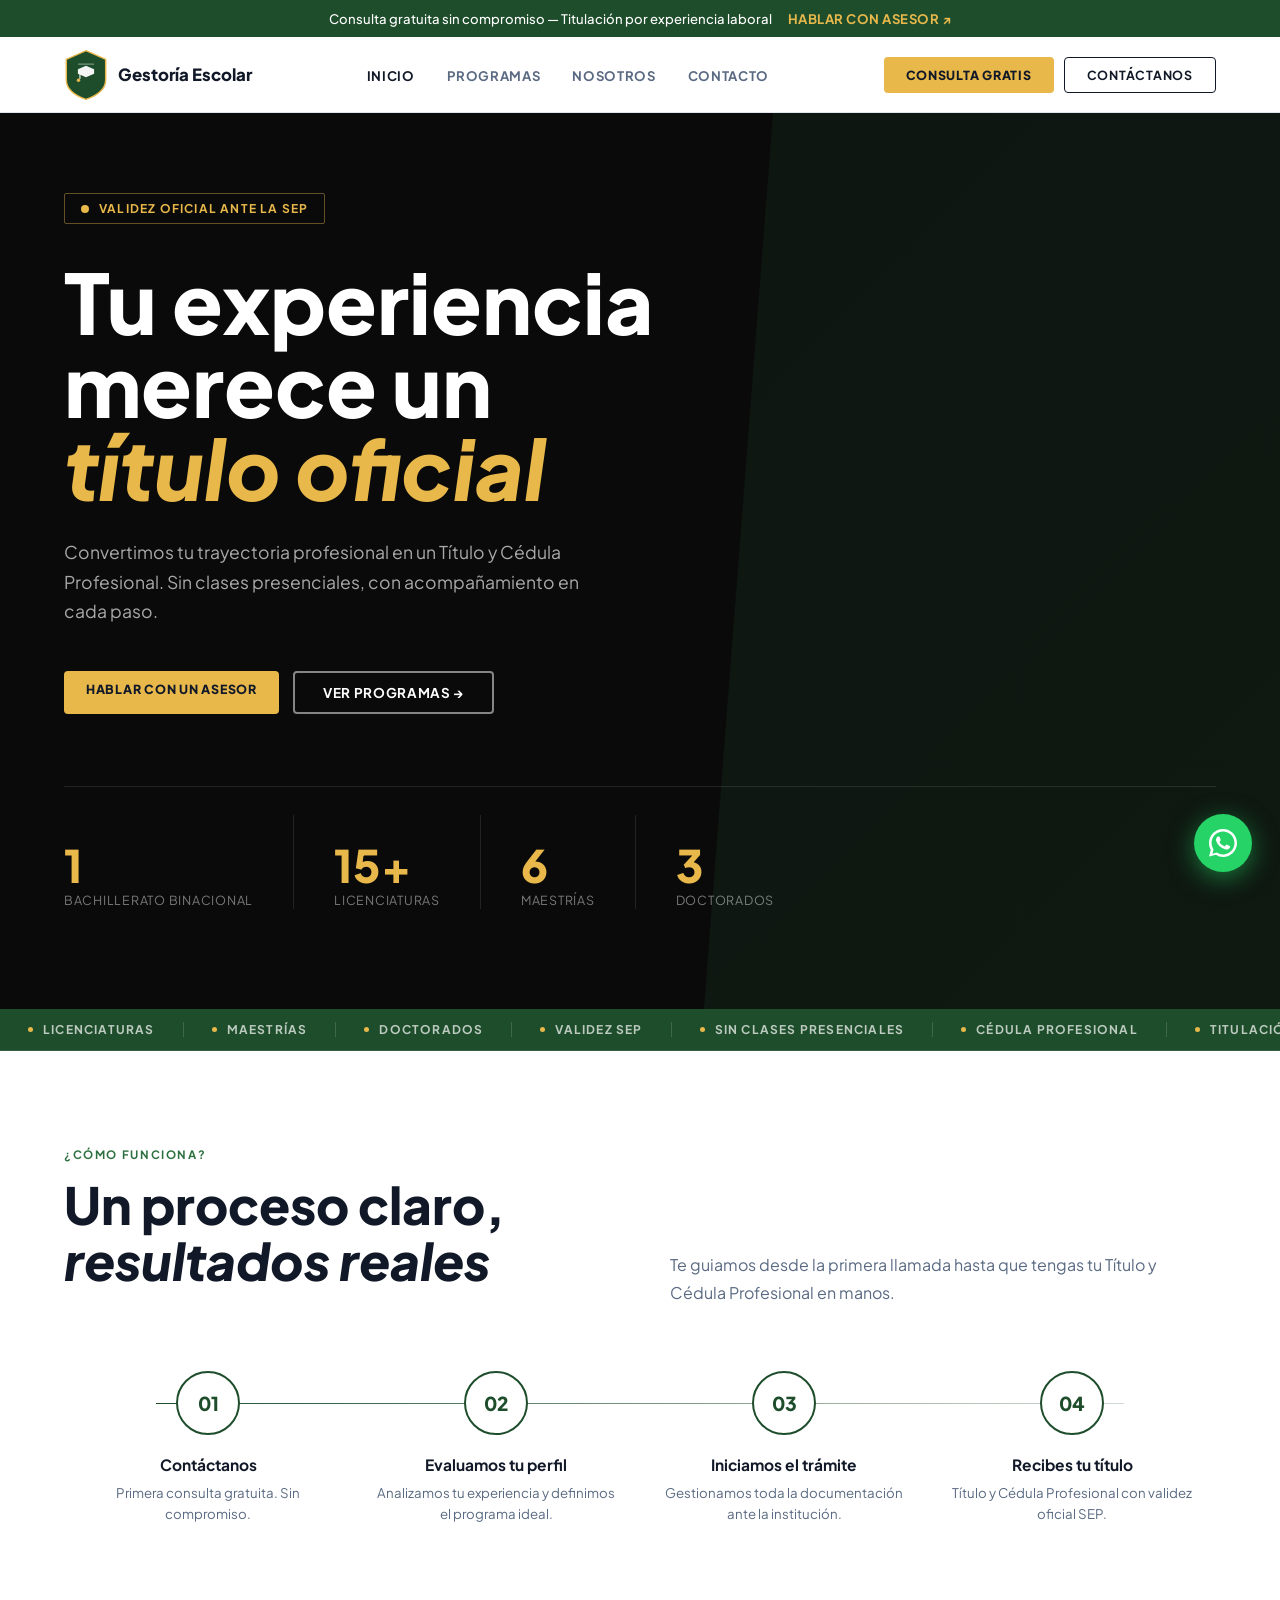
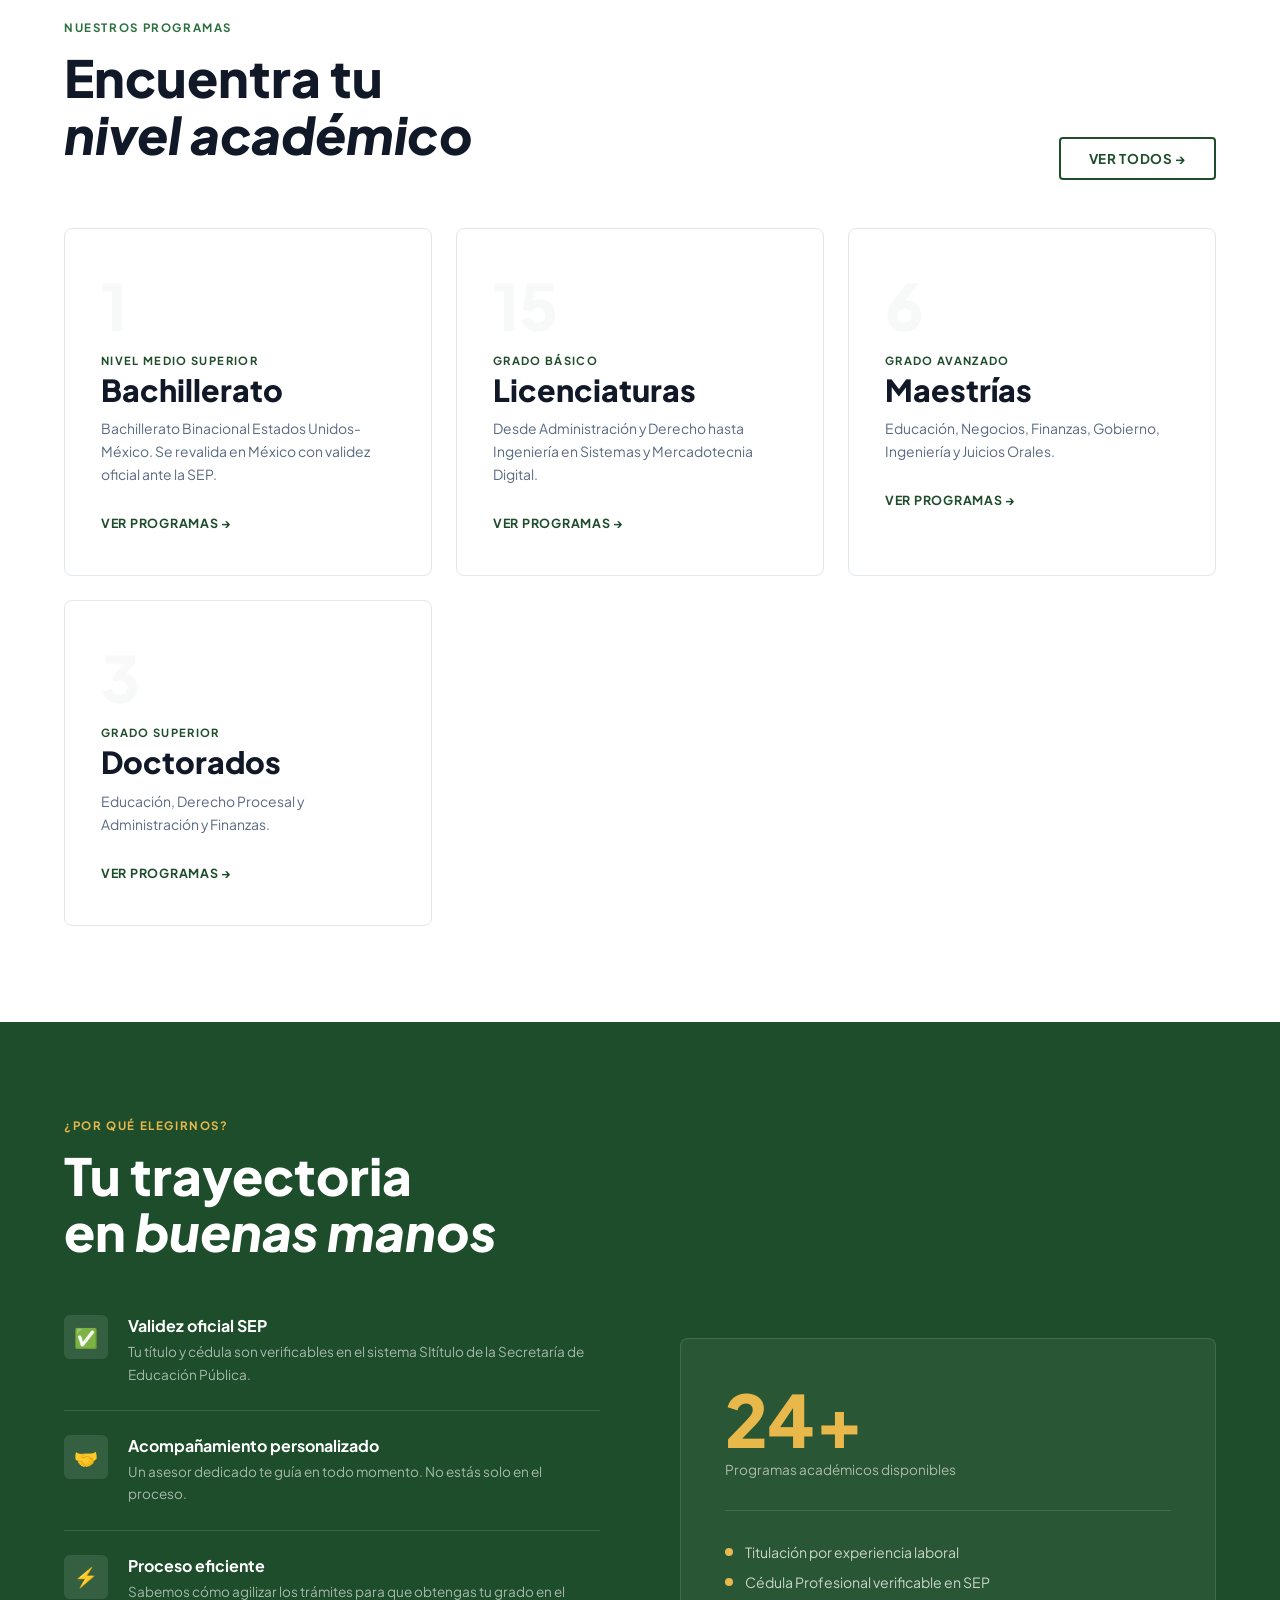
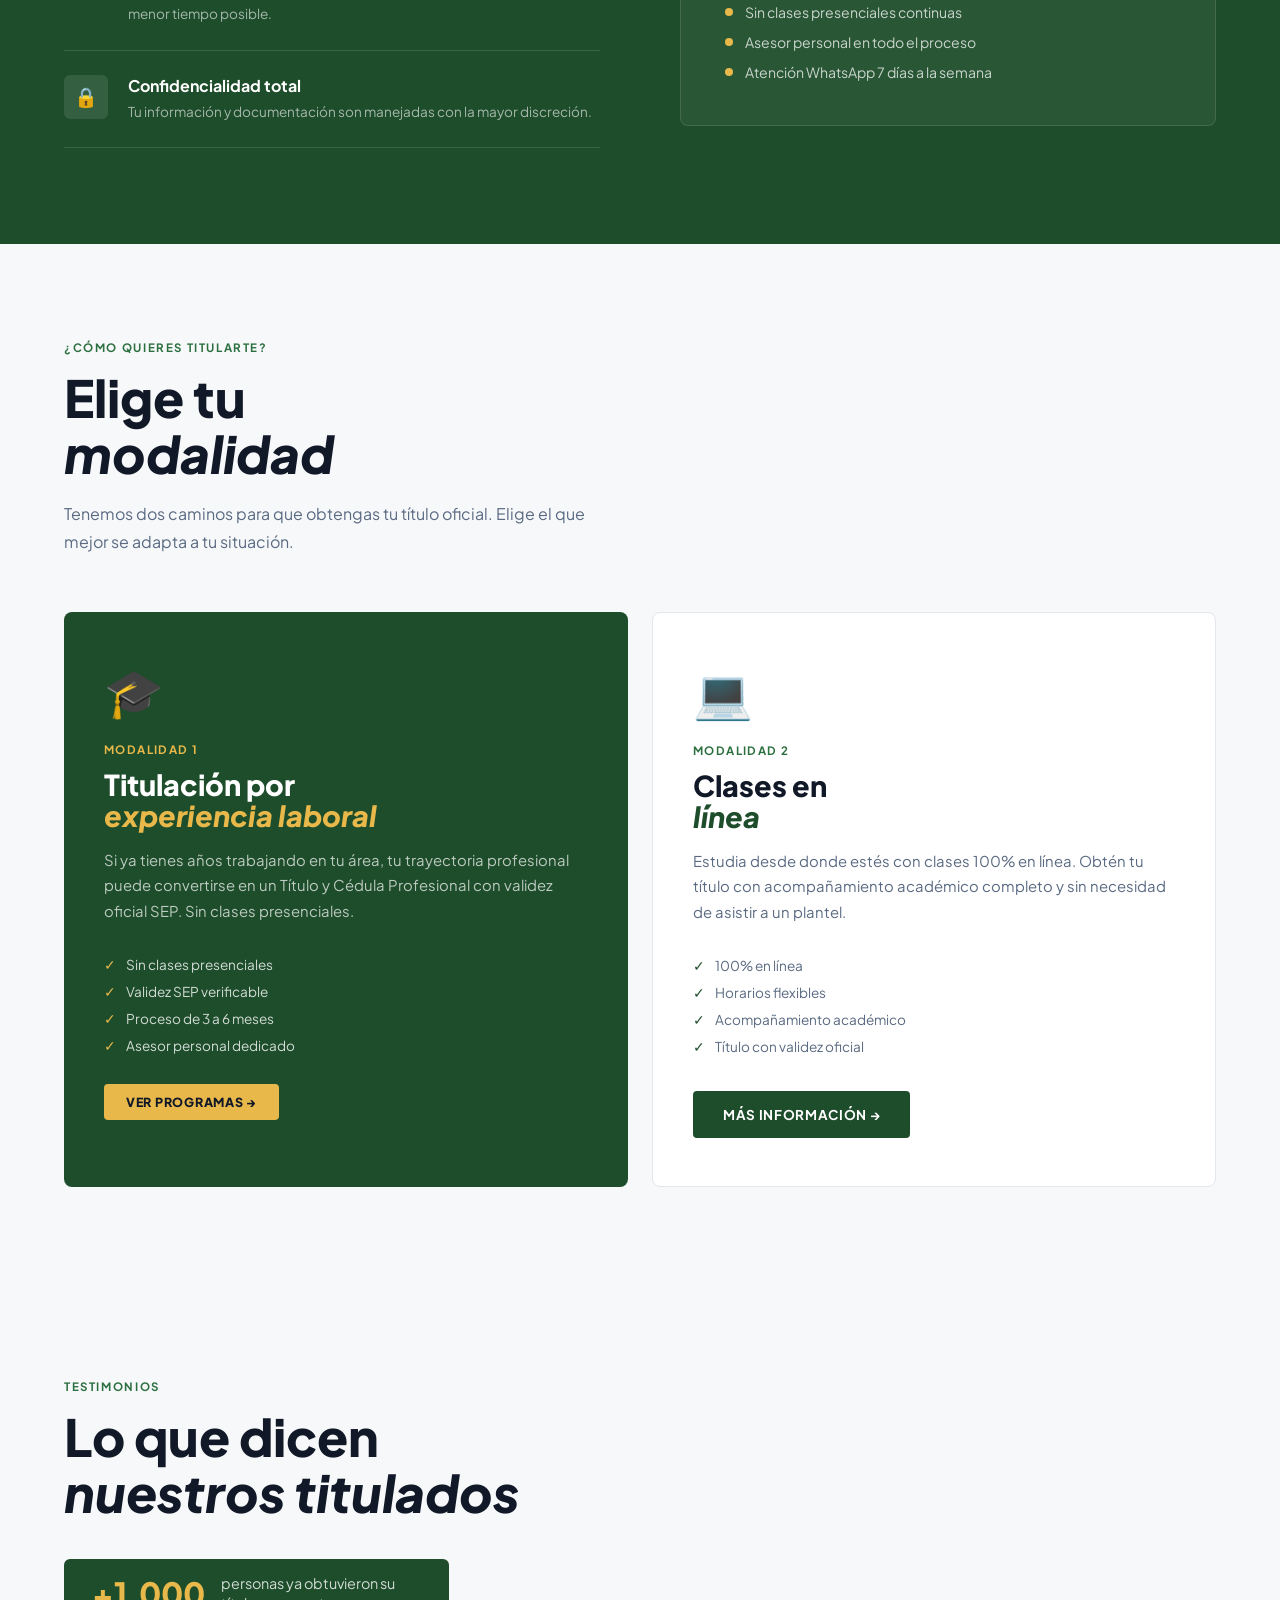
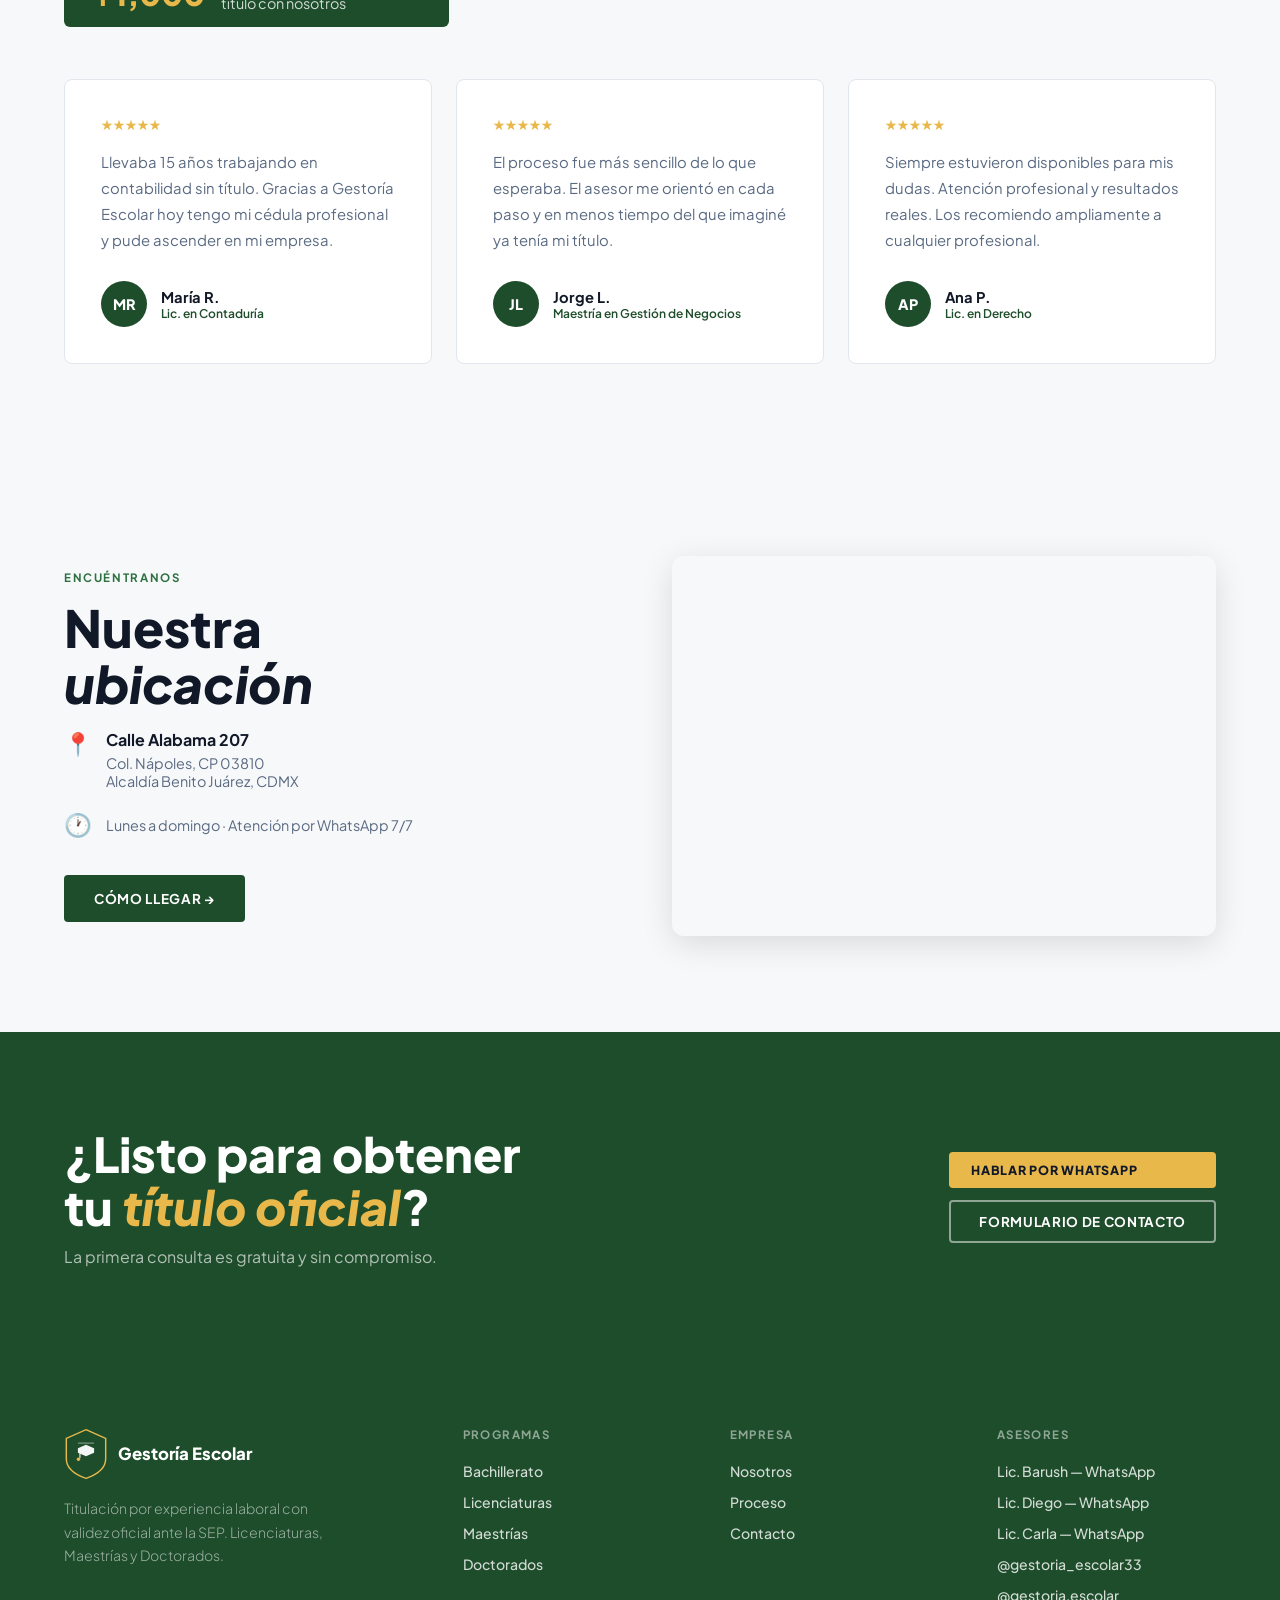
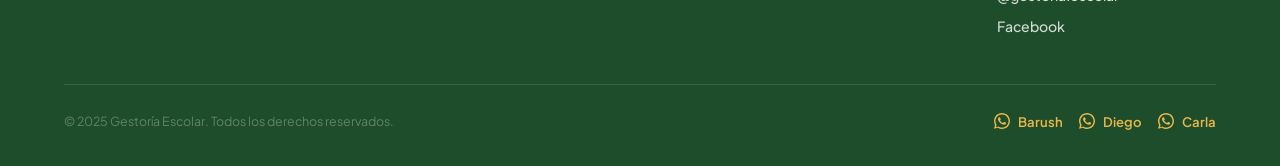
<file: index.html>
<!DOCTYPE html>
<html lang="es">
<head>
  <meta charset="UTF-8"/>
  <meta name="viewport" content="width=device-width, initial-scale=1.0"/>
  <title>Gestoría Escolar — Tu experiencia, tu título</title>
  <link rel="icon" type="image/png" href="logo.png"/>
  <link rel="stylesheet" href="styles.css"/>
  <style>
    /* ── HERO ── */
    #hero {
      background: var(--black);
      padding: 80px 5% 100px;
      min-height: 88vh;
      display: flex; align-items: center;
      position: relative; overflow: hidden;
    }
    #hero::after {
      content: '';
      position: absolute; right: 0; top: 0; bottom: 0; width: 45%;
      background: linear-gradient(135deg, var(--green) 0%, var(--green-mid) 100%);
      clip-path: polygon(12% 0, 100% 0, 100% 100%, 0% 100%);
      opacity: 0.18;
    }
    .hero-inner { max-width: 1200px; margin: 0 auto; width: 100%; position: relative; z-index: 1; }
    .hero-badge {
      display: inline-flex; align-items: center; gap: 10px;
      border: 1px solid rgba(232,184,75,0.4);
      border-radius: 2px;
      padding: 7px 16px;
      margin-bottom: 36px;
      animation: fadeUp 0.5s ease both;
    }
    .hero-badge-dot { width: 8px; height: 8px; border-radius: 50%; background: var(--yellow); animation: blink 2s ease infinite; }
    @keyframes blink { 0%,100%{opacity:1} 50%{opacity:0.3} }
    .hero-badge span { font-size: 0.75rem; font-weight: 700; letter-spacing: 0.1em; text-transform: uppercase; color: var(--yellow); }
    .hero-title {
      font-size: clamp(3rem, 6.5vw, 5.5rem);
      font-weight: 800; line-height: 1.0;
      color: var(--white); margin-bottom: 28px;
      max-width: 700px;
      animation: fadeUp 0.6s 0.1s ease both;
    }
    .hero-title em { font-style: italic; color: var(--yellow); }
    .hero-sub {
      font-size: 1.1rem; color: rgba(255,255,255,0.65);
      line-height: 1.7; max-width: 520px; margin-bottom: 44px;
      font-weight: 400; animation: fadeUp 0.6s 0.2s ease both;
    }
    .hero-btns { display: flex; gap: 14px; flex-wrap: wrap; animation: fadeUp 0.6s 0.3s ease both; }
    .hero-stats {
      display: flex; gap: 0;
      margin-top: 72px;
      border-top: 1px solid rgba(255,255,255,0.1);
      animation: fadeUp 0.6s 0.4s ease both;
    }
    .hero-stat {
      padding: 28px 40px 0 0;
      margin-right: 40px;
      border-right: 1px solid rgba(255,255,255,0.1);
      margin-top: 28px;
    }
    .hero-stat:last-child { border-right: none; }
    .hero-stat-num {
      font-size: 2.8rem; font-weight: 800;
      color: var(--yellow); display: block; line-height: 1;
    }
    .hero-stat-label { font-size: 0.78rem; color: rgba(255,255,255,0.45); text-transform: uppercase; letter-spacing: 0.06em; margin-top: 5px; }

    @keyframes fadeUp { from{opacity:0;transform:translateY(20px)} to{opacity:1;transform:translateY(0)} }

    /* ── TICKER ── */
    .ticker {
      background: var(--green); overflow: hidden;
      padding: 13px 0; border-bottom: 1px solid rgba(255,255,255,0.1);
    }
    .ticker-track { display: flex; animation: ticker 28s linear infinite; white-space: nowrap; }
    .ticker-item {
      display: inline-flex; align-items: center; gap: 10px;
      padding: 0 28px; font-size: 0.75rem; font-weight: 700;
      letter-spacing: 0.1em; text-transform: uppercase;
      color: rgba(255,255,255,0.7); border-right: 1px solid rgba(255,255,255,0.15); flex-shrink: 0;
    }
    .ticker-item .dot { width: 5px; height: 5px; border-radius: 50%; background: var(--yellow); flex-shrink: 0; }
    @keyframes ticker { from{transform:translateX(0)} to{transform:translateX(-50%)} }

    /* ── PROCESO ── */
    #proceso { padding: 96px 5%; }
    .proceso-inner { max-width: 1200px; margin: 0 auto; }
    .proceso-header { display: grid; grid-template-columns: 1fr 1fr; gap: 60px; align-items: end; margin-bottom: 64px; }
    .steps-row { display: grid; grid-template-columns: repeat(4,1fr); gap: 0; position: relative; }
    .steps-row::before {
      content: ''; position: absolute;
      top: 32px; left: 8%; right: 8%; height: 1px;
      background: linear-gradient(90deg, var(--green), rgba(30,77,43,0.2));
    }
    .step { padding: 0 20px; text-align: center; position: relative; z-index: 1; }
    .step-circle {
      width: 64px; height: 64px; border-radius: 50%;
      border: 2px solid var(--green); background: var(--white);
      display: flex; align-items: center; justify-content: center;
      font-size: 1.2rem; font-weight: 800; color: var(--green);
      margin: 0 auto 20px; transition: all 0.25s;
    }
    .step:hover .step-circle { background: var(--green); color: var(--white); box-shadow: 0 8px 24px rgba(30,77,43,0.3); }
    .step-title { font-weight: 700; font-size: 0.97rem; color: var(--text); margin-bottom: 8px; }
    .step-desc { font-size: 0.83rem; color: var(--gray-600); line-height: 1.6; }

    /* ── PROGRAMAS PREVIEW ── */
    #programas-preview { padding: 0 5% 96px; }
    .programas-inner { max-width: 1200px; margin: 0 auto; }
    .programas-header { display: flex; justify-content: space-between; align-items: flex-end; margin-bottom: 40px; flex-wrap: wrap; gap: 16px; }
    .programas-grid { display: grid; grid-template-columns: repeat(3,1fr); gap: 24px; }
    .prog-card {
      border: 1.5px solid var(--border); border-radius: 8px;
      padding: 44px 36px; position: relative; overflow: hidden;
      transition: all 0.3s; text-decoration: none; color: inherit; display: block;
      background: var(--white);
    }
    .prog-card::before {
      content: ''; position: absolute; top: 0; left: 0; right: 0; height: 4px;
      background: var(--green); transform: scaleX(0); transform-origin: left; transition: transform 0.3s;
    }
    .prog-card:hover { border-color: var(--green); transform: translateY(-4px); box-shadow: 0 16px 48px rgba(30,77,43,0.12); }
    .prog-card:hover::before { transform: scaleX(1); }
    .prog-card-num {
      font-size: 4rem; font-weight: 800; color: rgba(30,77,43,0.08);
      line-height: 1; margin-bottom: 16px; display: block;
    }
    .prog-card-level {
      font-size: 0.7rem; font-weight: 700; letter-spacing: 0.12em;
      text-transform: uppercase; color: var(--green); margin-bottom: 6px;
    }
    .prog-card-name { font-size: 1.9rem; font-weight: 800; color: var(--text); margin-bottom: 12px; line-height: 1.1; }
    .prog-card-desc { font-size: 0.87rem; color: var(--gray-600); line-height: 1.65; margin-bottom: 28px; }
    .prog-card-link { font-size: 0.78rem; font-weight: 700; letter-spacing: 0.06em; text-transform: uppercase; color: var(--green); }

    /* ── WHY — GREEN SECTION ── */
    #porque {
      background: var(--green); padding: 96px 5%;
    }
    .porque-inner { max-width: 1200px; margin: 0 auto; }
    .porque-grid { display: grid; grid-template-columns: 1fr 1fr; gap: 80px; align-items: center; margin-top: 56px; }
    .porque-features { display: flex; flex-direction: column; gap: 0; }
    .pf-item {
      display: flex; gap: 20px; align-items: flex-start;
      padding: 24px 0; border-bottom: 1px solid rgba(255,255,255,0.12);
    }
    .pf-item:first-child { padding-top: 0; }
    .pf-icon {
      width: 44px; height: 44px; flex-shrink: 0;
      border-radius: 6px; background: rgba(255,255,255,0.1);
      display: flex; align-items: center; justify-content: center; font-size: 1.2rem;
    }
    .pf-text h4 { font-weight: 700; font-size: 1rem; color: var(--white); margin-bottom: 5px; }
    .pf-text p { font-size: 0.85rem; color: rgba(255,255,255,0.6); line-height: 1.65; }
    .porque-visual {
      background: rgba(255,255,255,0.05); border: 1px solid rgba(255,255,255,0.12);
      border-radius: 8px; padding: 44px;
    }
    .pv-stat { margin-bottom: 32px; }
    .pv-num { font-size: 4.5rem; font-weight: 800; color: var(--yellow); line-height: 1; display: block; }
    .pv-label { font-size: 0.85rem; color: rgba(255,255,255,0.6); margin-top: 6px; }
    .pv-divider { height: 1px; background: rgba(255,255,255,0.12); margin: 32px 0; }
    .pv-list { display: flex; flex-direction: column; gap: 12px; }
    .pv-list-item {
      display: flex; align-items: center; gap: 12px;
      font-size: 0.88rem; color: rgba(255,255,255,0.75);
    }
    .pv-list-item::before { content:''; width:8px; height:8px; border-radius:50%; background:var(--yellow); flex-shrink:0; }

    /* ── TESTIMONIOS ── */
    #testimonios { padding: 96px 5%; background: var(--gray-100); }
    .test-inner { max-width: 1200px; margin: 0 auto; }
    .test-header { margin-bottom: 52px; }
    .test-grid { display: grid; grid-template-columns: repeat(3,1fr); gap: 24px; }
    .test-card {
      background: var(--white); border: 1px solid var(--border);
      border-radius: 8px; padding: 36px; transition: all 0.25s;
    }
    .test-card:hover { box-shadow: 0 12px 40px rgba(30,77,43,0.1); transform: translateY(-3px); border-color: var(--green); }
    .test-stars { color: var(--yellow); font-size: 0.85rem; margin-bottom: 16px; }
    .test-text { font-size: 0.93rem; color: var(--gray-600); line-height: 1.75; margin-bottom: 28px; }
    .test-author { display: flex; align-items: center; gap: 14px; }
    .test-avatar {
      width: 46px; height: 46px; border-radius: 50%;
      background: var(--green); display: flex; align-items: center; justify-content: center;
      font-weight: 800; font-size: 0.9rem; color: var(--white);
    }
    .test-name { font-weight: 700; font-size: 0.92rem; color: var(--text); }
    .test-degree { font-size: 0.75rem; color: var(--green); font-weight: 600; }

    /* ── CTA FINAL — GREEN ── */
    #cta-final { background: var(--green); padding: 96px 5%; }
    .cta-inner { max-width: 1200px; margin: 0 auto; display: grid; grid-template-columns: 1fr auto; gap: 60px; align-items: center; }
    .cta-title { font-size: clamp(2rem, 4vw, 3rem); font-weight: 800; color: var(--white); line-height: 1.1; margin-bottom: 12px; }
    .cta-title em { font-style: italic; color: var(--yellow); }
    .cta-sub { font-size: 1rem; color: rgba(255,255,255,0.65); font-weight: 400; }
    .cta-btns { display: flex; flex-direction: column; gap: 12px; flex-shrink: 0; }

    @media(max-width:960px){
      .proceso-header,.porque-grid,.cta-inner{ grid-template-columns:1fr; }
      .programas-grid,.test-grid{ grid-template-columns:1fr; }
      .steps-row{ grid-template-columns:1fr 1fr; gap:32px; }
      .steps-row::before{ display:none; }
      .hero-stats{ flex-wrap:wrap; }
      .cta-btns{ flex-direction:row; flex-wrap:wrap; }
    }
    @media(max-width:600px){
      #hero{ padding:60px 5% 72px; }
      .hero-stat{ padding:20px 24px 0 0; margin-right:24px; }
    }
  </style>
</head>
<body>
<div id="ann-root"></div>
<div id="nav-root"></div>

<!-- HERO -->
<section id="hero">
  <div class="hero-inner">
    <div class="hero-badge">
      <div class="hero-badge-dot"></div>
      <span>Validez oficial ante la SEP</span>
    </div>
    <h1 class="hero-title">Tu experiencia<br/>merece un<br/><em>título oficial</em></h1>
    <p class="hero-sub">Convertimos tu trayectoria profesional en un Título y Cédula Profesional. Sin clases presenciales, con acompañamiento en cada paso.</p>
    <div class="hero-btns">
      <a href="https://wa.me/525516502103" target="_blank" class="btn-yellow">
        Hablar con un asesor
      </a>
      <a href="servicios.html" class="btn-outline-white">Ver programas →</a>
    </div>
    <div class="hero-stats">
      <div class="hero-stat">
        <span class="hero-stat-num">1</span>
        <span class="hero-stat-label">Bachillerato Binacional</span>
      </div>
      <div class="hero-stat">
        <span class="hero-stat-num">15+</span>
        <span class="hero-stat-label">Licenciaturas</span>
      </div>
      <div class="hero-stat">
        <span class="hero-stat-num">6</span>
        <span class="hero-stat-label">Maestrías</span>
      </div>
      <div class="hero-stat">
        <span class="hero-stat-num">3</span>
        <span class="hero-stat-label">Doctorados</span>
      </div>
    </div>
  </div>
</section>

<!-- TICKER -->
<div class="ticker">
  <div class="ticker-track" id="ticker-track"></div>
</div>

<!-- PROCESO -->
<section id="proceso">
  <div class="proceso-inner">
    <div class="proceso-header">
      <div>
        <span class="section-label section-label-green">¿Cómo funciona?</span>
        <h2 class="section-title reveal">Un proceso claro,<br/><em>resultados reales</em></h2>
      </div>
      <p class="section-sub reveal reveal-delay-1">Te guiamos desde la primera llamada hasta que tengas tu Título y Cédula Profesional en manos.</p>
    </div>
    <div class="steps-row">
      <div class="step reveal reveal-delay-1">
        <div class="step-circle">01</div>
        <h3 class="step-title">Contáctanos</h3>
        <p class="step-desc">Primera consulta gratuita. Sin compromiso.</p>
      </div>
      <div class="step reveal reveal-delay-2">
        <div class="step-circle">02</div>
        <h3 class="step-title">Evaluamos tu perfil</h3>
        <p class="step-desc">Analizamos tu experiencia y definimos el programa ideal.</p>
      </div>
      <div class="step reveal reveal-delay-3">
        <div class="step-circle">03</div>
        <h3 class="step-title">Iniciamos el trámite</h3>
        <p class="step-desc">Gestionamos toda la documentación ante la institución.</p>
      </div>
      <div class="step reveal reveal-delay-4">
        <div class="step-circle">04</div>
        <h3 class="step-title">Recibes tu título</h3>
        <p class="step-desc">Título y Cédula Profesional con validez oficial SEP.</p>
      </div>
    </div>
  </div>
</section>

<!-- PROGRAMAS -->
<section id="programas-preview">
  <div class="programas-inner">
    <div class="programas-header">
      <div>
        <span class="section-label section-label-green">Nuestros programas</span>
        <h2 class="section-title reveal">Encuentra tu<br/><em>nivel académico</em></h2>
      </div>
      <a href="servicios.html" class="btn-outline-green reveal">Ver todos →</a>
    </div>
    <div class="programas-grid">
      <a href="servicios.html#bachillerato" class="prog-card reveal reveal-delay-1">
        <span class="prog-card-num">1</span>
        <p class="prog-card-level">Nivel medio superior</p>
        <h3 class="prog-card-name">Bachillerato</h3>
        <p class="prog-card-desc">Bachillerato Binacional Estados Unidos-México. Se revalida en México con validez oficial ante la SEP.</p>
        <span class="prog-card-link">Ver programas →</span>
      </a>
      <a href="servicios.html#licenciaturas" class="prog-card reveal reveal-delay-1">
        <span class="prog-card-num">15</span>
        <p class="prog-card-level">Grado básico</p>
        <h3 class="prog-card-name">Licenciaturas</h3>
        <p class="prog-card-desc">Desde Administración y Derecho hasta Ingeniería en Sistemas y Mercadotecnia Digital.</p>
        <span class="prog-card-link">Ver programas →</span>
      </a>
      <a href="servicios.html#maestrias" class="prog-card reveal reveal-delay-2">
        <span class="prog-card-num">6</span>
        <p class="prog-card-level">Grado avanzado</p>
        <h3 class="prog-card-name">Maestrías</h3>
        <p class="prog-card-desc">Educación, Negocios, Finanzas, Gobierno, Ingeniería y Juicios Orales.</p>
        <span class="prog-card-link">Ver programas →</span>
      </a>
      <a href="servicios.html#doctorados" class="prog-card reveal reveal-delay-3">
        <span class="prog-card-num">3</span>
        <p class="prog-card-level">Grado superior</p>
        <h3 class="prog-card-name">Doctorados</h3>
        <p class="prog-card-desc">Educación, Derecho Procesal y Administración y Finanzas.</p>
        <span class="prog-card-link">Ver programas →</span>
      </a>
    </div>
  </div>
</section>

<!-- POR QUÉ -->
<section id="porque">
  <div class="porque-inner">
    <span class="section-label">¿Por qué elegirnos?</span>
    <h2 class="section-title section-title-white reveal">Tu trayectoria<br/>en <em>buenas manos</em></h2>
    <div class="porque-grid">
      <div class="porque-features">
        <div class="pf-item reveal reveal-delay-1">
          <div class="pf-icon">✅</div>
          <div class="pf-text">
            <h4>Validez oficial SEP</h4>
            <p>Tu título y cédula son verificables en el sistema SItítulo de la Secretaría de Educación Pública.</p>
          </div>
        </div>
        <div class="pf-item reveal reveal-delay-2">
          <div class="pf-icon">🤝</div>
          <div class="pf-text">
            <h4>Acompañamiento personalizado</h4>
            <p>Un asesor dedicado te guía en todo momento. No estás solo en el proceso.</p>
          </div>
        </div>
        <div class="pf-item reveal reveal-delay-3">
          <div class="pf-icon">⚡</div>
          <div class="pf-text">
            <h4>Proceso eficiente</h4>
            <p>Sabemos cómo agilizar los trámites para que obtengas tu grado en el menor tiempo posible.</p>
          </div>
        </div>
        <div class="pf-item reveal reveal-delay-4">
          <div class="pf-icon">🔒</div>
          <div class="pf-text">
            <h4>Confidencialidad total</h4>
            <p>Tu información y documentación son manejadas con la mayor discreción.</p>
          </div>
        </div>
      </div>
      <div class="porque-visual reveal reveal-delay-2">
        <div class="pv-stat">
          <span class="pv-num">24+</span>
          <p class="pv-label">Programas académicos disponibles</p>
        </div>
        <div class="pv-divider"></div>
        <div class="pv-list">
          <div class="pv-list-item">Titulación por experiencia laboral</div>
          <div class="pv-list-item">Cédula Profesional verificable en SEP</div>
          <div class="pv-list-item">Sin clases presenciales continuas</div>
          <div class="pv-list-item">Asesor personal en todo el proceso</div>
          <div class="pv-list-item">Atención WhatsApp 7 días a la semana</div>
        </div>
      </div>
    </div>
  </div>
</section>

<!-- MODALIDADES -->
<section id="modalidad" style="padding:96px 5%;background:var(--gray-100);">
  <div style="max-width:1200px;margin:0 auto;">
    <span class="section-label section-label-green">¿Cómo quieres titularte?</span>
    <h2 class="section-title reveal">Elige tu<br/><em>modalidad</em></h2>
    <p class="section-sub reveal reveal-delay-1" style="margin-bottom:56px;">Tenemos dos caminos para que obtengas tu título oficial. Elige el que mejor se adapta a tu situación.</p>
    <div class="modalidad-grid">
      <div class="reveal reveal-delay-1" style="background:var(--green);border-radius:8px;padding:48px 40px;">
        <div style="font-size:3rem;margin-bottom:20px;">🎓</div>
        <span style="font-size:0.72rem;font-weight:700;letter-spacing:0.12em;text-transform:uppercase;color:var(--yellow);display:block;margin-bottom:12px;">Modalidad 1</span>
        <h3 style="font-size:1.8rem;font-weight:800;color:var(--white);line-height:1.1;margin-bottom:16px;">Titulación por<br/><em style="font-style:italic;color:var(--yellow);">experiencia laboral</em></h3>
        <p style="font-size:0.93rem;color:rgba(255,255,255,0.7);line-height:1.7;margin-bottom:32px;">Si ya tienes años trabajando en tu área, tu trayectoria profesional puede convertirse en un Título y Cédula Profesional con validez oficial SEP. Sin clases presenciales.</p>
        <ul style="list-style:none;display:flex;flex-direction:column;gap:10px;margin-bottom:36px;">
          <li style="font-size:0.85rem;color:rgba(255,255,255,0.8);display:flex;gap:10px;align-items:center;"><span style="color:var(--yellow);">✓</span> Sin clases presenciales</li>
          <li style="font-size:0.85rem;color:rgba(255,255,255,0.8);display:flex;gap:10px;align-items:center;"><span style="color:var(--yellow);">✓</span> Validez SEP verificable</li>
          <li style="font-size:0.85rem;color:rgba(255,255,255,0.8);display:flex;gap:10px;align-items:center;"><span style="color:var(--yellow);">✓</span> Proceso de 3 a 6 meses</li>
          <li style="font-size:0.85rem;color:rgba(255,255,255,0.8);display:flex;gap:10px;align-items:center;"><span style="color:var(--yellow);">✓</span> Asesor personal dedicado</li>
        </ul>
        <a href="servicios.html" class="btn-yellow">Ver programas →</a>
      </div>
      <div class="reveal reveal-delay-2" style="background:var(--white);border:1.5px solid var(--border);border-radius:8px;padding:48px 40px;">
        <div style="font-size:3rem;margin-bottom:20px;">💻</div>
        <span style="font-size:0.72rem;font-weight:700;letter-spacing:0.12em;text-transform:uppercase;color:var(--green-light);display:block;margin-bottom:12px;">Modalidad 2</span>
        <h3 style="font-size:1.8rem;font-weight:800;color:var(--text);line-height:1.1;margin-bottom:16px;">Clases en<br/><em style="font-style:italic;color:var(--green);">línea</em></h3>
        <p style="font-size:0.93rem;color:var(--gray-600);line-height:1.7;margin-bottom:32px;">Estudia desde donde estés con clases 100% en línea. Obtén tu título con acompañamiento académico completo y sin necesidad de asistir a un plantel.</p>
        <ul style="list-style:none;display:flex;flex-direction:column;gap:10px;margin-bottom:36px;">
          <li style="font-size:0.85rem;color:var(--gray-600);display:flex;gap:10px;align-items:center;"><span style="color:var(--green);">✓</span> 100% en línea</li>
          <li style="font-size:0.85rem;color:var(--gray-600);display:flex;gap:10px;align-items:center;"><span style="color:var(--green);">✓</span> Horarios flexibles</li>
          <li style="font-size:0.85rem;color:var(--gray-600);display:flex;gap:10px;align-items:center;"><span style="color:var(--green);">✓</span> Acompañamiento académico</li>
          <li style="font-size:0.85rem;color:var(--gray-600);display:flex;gap:10px;align-items:center;"><span style="color:var(--green);">✓</span> Título con validez oficial</li>
        </ul>
        <a href="contacto.html" class="btn-green-fill">Más información →</a>
      </div>
    </div>
  </div>
</section>

<!-- TESTIMONIOS -->
<section id="testimonios">
  <div class="test-inner">
    <div class="test-header">
      <span class="section-label section-label-green">Testimonios</span>
      <h2 class="section-title reveal">Lo que dicen<br/><em>nuestros titulados</em></h2>
      <div class="reveal reveal-delay-1" style="display:inline-flex;align-items:center;gap:16px;background:var(--green);color:var(--white);padding:14px 28px;border-radius:6px;margin-top:20px;">
        <span style="font-size:2rem;font-weight:800;color:var(--yellow);">+1,000</span>
        <span style="font-size:0.9rem;color:rgba(255,255,255,0.8);max-width:200px;line-height:1.4;">personas ya obtuvieron su título con nosotros</span>
      </div>
    </div>
    <div class="test-grid">
      <div class="test-card reveal reveal-delay-1">
        <div class="test-stars">★★★★★</div>
        <p class="test-text">Llevaba 15 años trabajando en contabilidad sin título. Gracias a Gestoría Escolar hoy tengo mi cédula profesional y pude ascender en mi empresa.</p>
        <div class="test-author">
          <div class="test-avatar">MR</div>
          <div>
            <div class="test-name">María R.</div>
            <div class="test-degree">Lic. en Contaduría</div>
          </div>
        </div>
      </div>
      <div class="test-card reveal reveal-delay-2">
        <div class="test-stars">★★★★★</div>
        <p class="test-text">El proceso fue más sencillo de lo que esperaba. El asesor me orientó en cada paso y en menos tiempo del que imaginé ya tenía mi título.</p>
        <div class="test-author">
          <div class="test-avatar">JL</div>
          <div>
            <div class="test-name">Jorge L.</div>
            <div class="test-degree">Maestría en Gestión de Negocios</div>
          </div>
        </div>
      </div>
      <div class="test-card reveal reveal-delay-3">
        <div class="test-stars">★★★★★</div>
        <p class="test-text">Siempre estuvieron disponibles para mis dudas. Atención profesional y resultados reales. Los recomiendo ampliamente a cualquier profesional.</p>
        <div class="test-author">
          <div class="test-avatar">AP</div>
          <div>
            <div class="test-name">Ana P.</div>
            <div class="test-degree">Lic. en Derecho</div>
          </div>
        </div>
      </div>
    </div>
  </div>
</section>

<!-- UBICACIÓN -->
<section id="ubicacion" style="padding:96px 5%;background:var(--gray-100);">
  <div style="max-width:1200px;margin:0 auto;">
    <div class="ubicacion-grid" style="display:grid;grid-template-columns:1fr 1fr;gap:64px;align-items:center;">
      <div class="reveal">
        <span class="section-label section-label-green">Encuéntranos</span>
        <h2 class="section-title">Nuestra<br/><em>ubicación</em></h2>
        <div style="display:flex;align-items:flex-start;gap:14px;margin-bottom:20px;">
          <span style="font-size:1.4rem;">📍</span>
          <div>
            <p style="font-size:1rem;font-weight:700;color:var(--text);margin-bottom:4px;">Calle Alabama 207</p>
            <p style="font-size:0.9rem;color:var(--gray-600);">Col. Nápoles, CP 03810<br/>Alcaldía Benito Juárez, CDMX</p>
          </div>
        </div>
        <div style="display:flex;align-items:center;gap:14px;margin-bottom:36px;">
          <span style="font-size:1.4rem;">🕐</span>
          <p style="font-size:0.9rem;color:var(--gray-600);">Lunes a domingo · Atención por WhatsApp 7/7</p>
        </div>
        <a href="https://maps.google.com/?q=Calle+Alabama+207,+Nápoles,+Benito+Juárez,+CDMX" target="_blank" class="btn-green-fill">Cómo llegar →</a>
      </div>
      <div class="reveal reveal-delay-1" style="border-radius:12px;overflow:hidden;box-shadow:0 8px 32px rgba(0,0,0,0.12);">
        <iframe
          src="https://maps.google.com/maps?q=Calle+Alabama+207,+Napoles,+Benito+Juarez,+Ciudad+de+Mexico&t=&z=16&ie=UTF8&iwloc=&output=embed"
          width="100%" height="380" style="border:0;display:block;" allowfullscreen="" loading="lazy">
        </iframe>
      </div>
    </div>
  </div>
</section>

<!-- CTA FINAL -->
<section id="cta-final">
  <div class="cta-inner">
    <div class="reveal">
      <h2 class="cta-title">¿Listo para obtener<br/>tu <em>título oficial</em>?</h2>
      <p class="cta-sub">La primera consulta es gratuita y sin compromiso.</p>
    </div>
    <div class="cta-btns reveal reveal-delay-1">
      <a href="https://wa.me/525516502103" target="_blank" class="btn-yellow">Hablar por WhatsApp</a>
      <a href="contacto.html" class="btn-outline-white">Formulario de contacto</a>
    </div>
  </div>
</section>

<div id="footer-root"></div>
<script src="components.js"></script>
<script>
  initComponents('index');
  const items = ['Licenciaturas','Maestrías','Doctorados','Validez SEP','Sin clases presenciales','Cédula Profesional','Titulación por Experiencia','Asesor Dedicado','24+ Programas','Proceso Guiado'];
  const track = document.getElementById('ticker-track');
  [...items,...items].forEach(t => {
    const el = document.createElement('span');
    el.className = 'ticker-item';
    el.innerHTML = `<span class="dot"></span>${t}`;
    track.appendChild(el);
  });
</script>
</body>
</html>
</file>
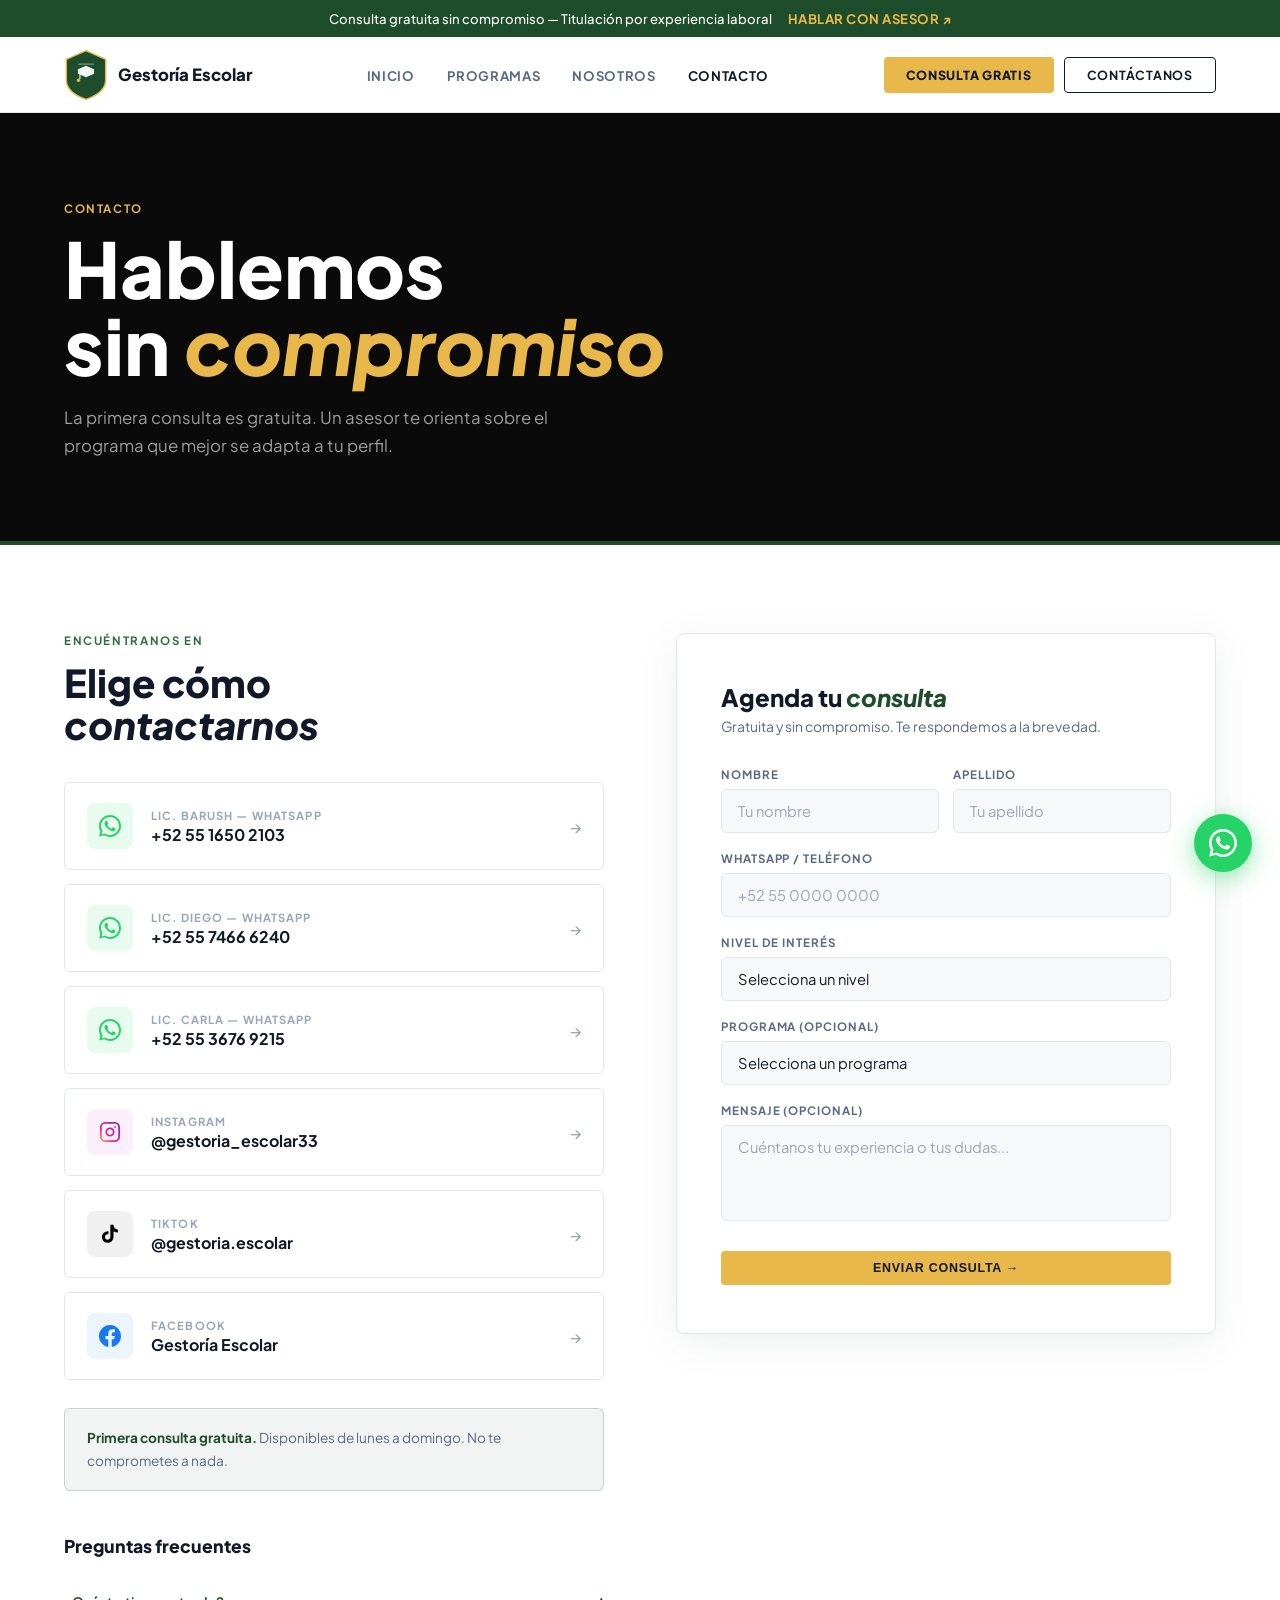
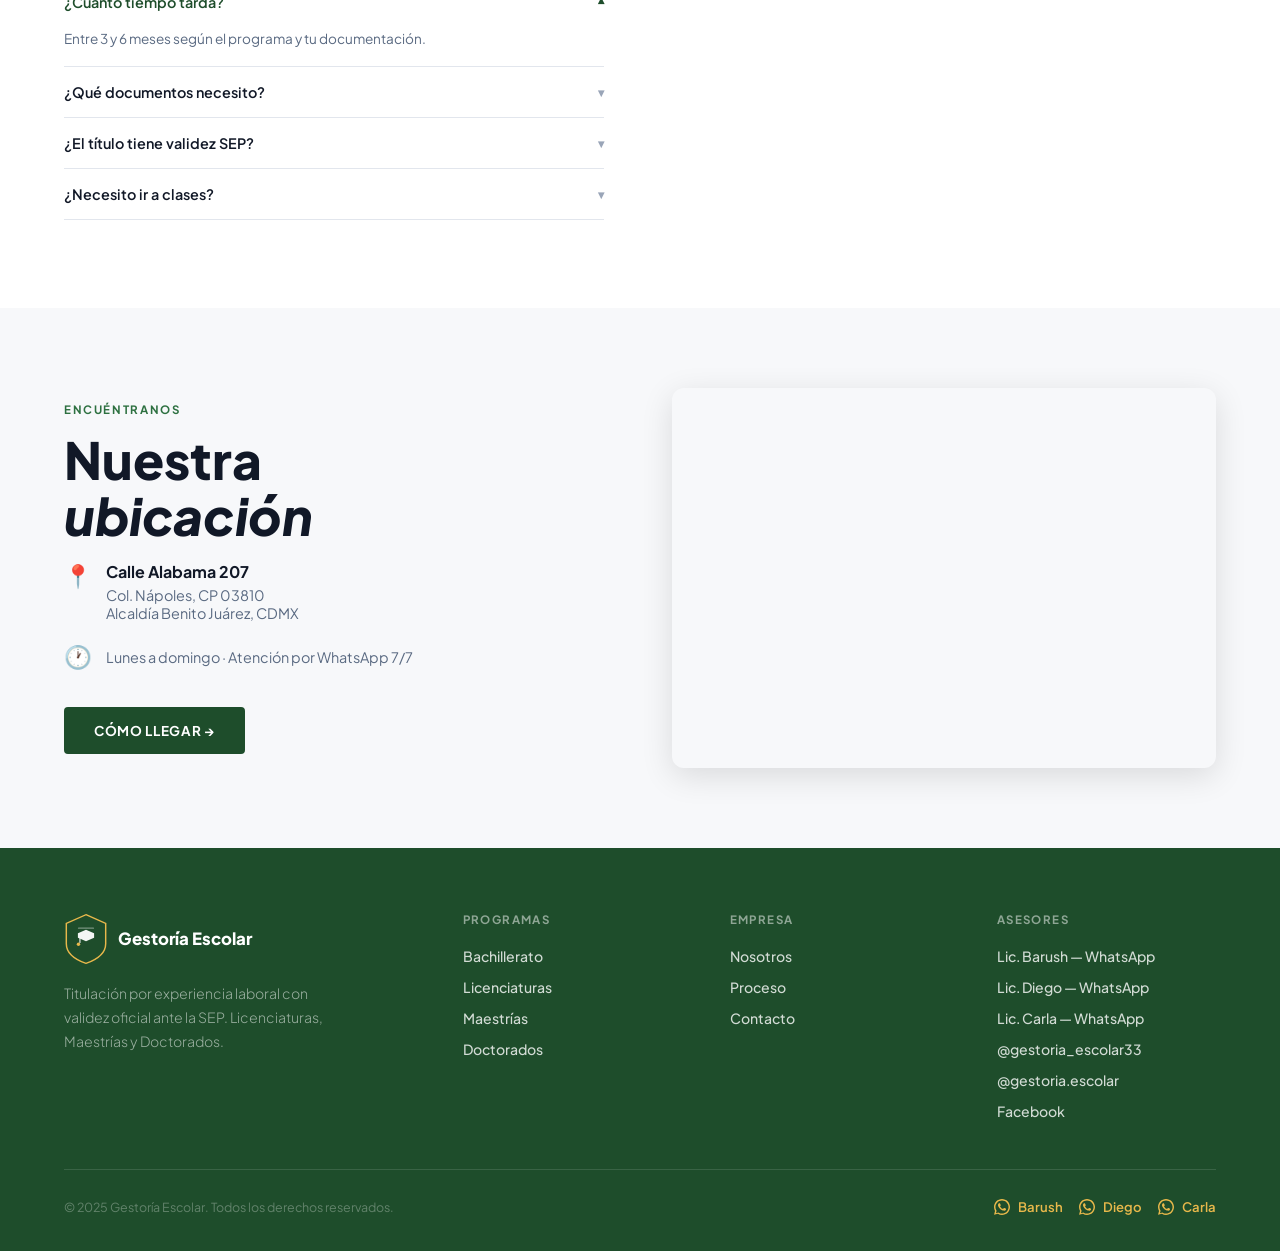
<file: contacto.html>
<!DOCTYPE html>
<html lang="es">
<head>
  <meta charset="UTF-8"/>
  <meta name="viewport" content="width=device-width, initial-scale=1.0"/>
  <title>Contacto — Consulta Gratuita | Gestoría Escolar</title>
  <link rel="icon" type="image/png" href="logo.png"/>
  <meta name="description" content="Contáctanos para una consulta gratuita sin compromiso. Asesores disponibles por WhatsApp, Instagram y Facebook. Titulación por experiencia laboral."/>
  <meta name="keywords" content="gestoría escolar contacto, consulta gratuita titulación, asesor titulación experiencia laboral, gestoría escolar México"/>
  <meta name="robots" content="index, follow"/>
  <link rel="canonical" href="https://gestoriaescolar.com.mx/contacto.html"/>
  <link rel="stylesheet" href="styles.css"/>
  <style>
    .page-hero { background:var(--black); padding:88px 5% 80px; border-bottom:4px solid var(--green); }
    .page-hero-inner { max-width:1200px; margin:0 auto; }
    .page-hero-title { font-size:clamp(3rem,6vw,5rem); font-weight:800; color:var(--white); line-height:1; margin-bottom:20px; }
    .page-hero-title em { font-style:italic; color:var(--yellow); }
    .page-hero-sub { font-size:1.05rem; color:rgba(255,255,255,0.6); max-width:520px; line-height:1.7; }
    #contacto-main { padding:88px 5%; }
    .contacto-inner { max-width:1200px; margin:0 auto; display:grid; grid-template-columns:1fr 1fr; gap:72px; align-items:start; }
    .contact-options { display:flex; flex-direction:column; gap:14px; margin-top:36px; }
    .contact-option { display:flex; align-items:center; gap:18px; padding:20px 22px; border:1.5px solid var(--border); border-radius:6px; text-decoration:none; color:inherit; background:var(--white); transition:all 0.25s; }
    .contact-option:hover { border-color:var(--green); transform:translateX(5px); box-shadow:0 6px 24px rgba(30,77,43,0.1); }
    .co-icon { width:46px; height:46px; flex-shrink:0; border-radius:8px; display:flex; align-items:center; justify-content:center; font-size:1.3rem; }
    .co-wa { background:rgba(37,211,102,0.1); }
    .co-label { font-size:0.7rem; font-weight:700; letter-spacing:0.1em; text-transform:uppercase; color:var(--gray-400); margin-bottom:2px; }
    .co-value { font-size:1rem; font-weight:700; color:var(--text); }
    .co-arrow { margin-left:auto; color:var(--green); font-size:1rem; opacity:0.5; transition:opacity 0.2s; }
    .contact-option:hover .co-arrow { opacity:1; }
    .contact-note { margin-top:28px; padding:18px 22px; background:rgba(30,77,43,0.06); border:1.5px solid rgba(30,77,43,0.2); border-radius:6px; font-size:0.85rem; color:var(--gray-600); line-height:1.65; }
    .contact-note strong { color:var(--green); }
    .faq-mini { margin-top:44px; }
    .faq-mini h3 { font-size:1.1rem; font-weight:800; color:var(--text); margin-bottom:20px; }
    .faq-mini-item { border-bottom:1px solid var(--border); }
    .faq-mini-q { width:100%; background:none; border:none; text-align:left; padding:16px 0; font-family:'Plus Jakarta Sans',sans-serif; font-size:0.9rem; font-weight:600; color:var(--text); cursor:pointer; display:flex; justify-content:space-between; align-items:center; gap:12px; transition:color 0.2s; }
    .faq-mini-q:hover { color:var(--green); }
    .faq-mini-item.open .faq-mini-q { color:var(--green); }
    .faq-mini-chevron { font-size:0.75rem; color:var(--gray-400); transition:transform 0.25s; flex-shrink:0; }
    .faq-mini-item.open .faq-mini-chevron { transform:rotate(180deg); color:var(--green); }
    .faq-mini-a { font-size:0.85rem; color:var(--gray-600); line-height:1.7; max-height:0; overflow:hidden; transition:max-height 0.3s ease,padding 0.3s; }
    .faq-mini-item.open .faq-mini-a { max-height:180px; padding-bottom:16px; }
    .contact-form-card { background:var(--white); border:1.5px solid var(--border); border-radius:8px; padding:48px 44px; position:sticky; top:96px; box-shadow:0 8px 40px rgba(30,77,43,0.08); }
    .contact-form-card h3 { font-size:1.5rem; font-weight:800; color:var(--text); margin-bottom:6px; }
    .contact-form-card h3 em { font-style:italic; color:var(--green); }
    .contact-form-card .sub { font-size:0.87rem; color:var(--gray-600); margin-bottom:32px; }
    .form-group { margin-bottom:18px; }
    .form-group label { display:block; font-size:0.72rem; font-weight:700; letter-spacing:0.08em; text-transform:uppercase; color:var(--gray-600); margin-bottom:7px; }
    .form-group input,.form-group select,.form-group textarea { width:100%; padding:12px 16px; background:var(--gray-100); border:1.5px solid var(--border); border-radius:6px; font-family:'Plus Jakarta Sans',sans-serif; font-size:0.92rem; color:var(--text); outline:none; transition:border-color 0.2s,background 0.2s; -webkit-appearance:none; }
    .form-group input::placeholder,.form-group textarea::placeholder { color:var(--gray-400); }
    .form-group input:focus,.form-group select:focus,.form-group textarea:focus { border-color:var(--green); background:var(--white); }
    .form-group select option { background:var(--white); }
    .form-group textarea { resize:none; height:96px; }
    .form-row { display:grid; grid-template-columns:1fr 1fr; gap:14px; }
    .form-submit { width:100%; margin-top:8px; }
    .form-success { display:none; text-align:center; padding:20px; background:rgba(30,77,43,0.07); border:1.5px solid rgba(30,77,43,0.25); border-radius:6px; margin-top:16px; }
    .form-success p { color:var(--green); font-weight:700; font-size:0.95rem; }
    @media(max-width:960px){ .contacto-inner{grid-template-columns:1fr;} .contact-form-card{position:static;} }
    @media(max-width:600px){ .contact-form-card{padding:32px 24px;} .form-row{grid-template-columns:1fr;} }
  </style>
</head>
<body>
<div id="ann-root"></div>
<div id="nav-root"></div>

<section class="page-hero">
  <div class="page-hero-inner">
    <span class="section-label">Contacto</span>
    <h1 class="page-hero-title">Hablemos<br/>sin <em>compromiso</em></h1>
    <p class="page-hero-sub">La primera consulta es gratuita. Un asesor te orienta sobre el programa que mejor se adapta a tu perfil.</p>
  </div>
</section>

<section id="contacto-main">
  <div class="contacto-inner">
    <div>
      <span class="section-label section-label-green">Encuéntranos en</span>
      <h2 class="section-title reveal" style="font-size:clamp(1.6rem,3vw,2.4rem)">Elige cómo<br/><em>contactarnos</em></h2>
      <div class="contact-options">
        <a href="https://wa.me/525516502103" target="_blank" class="contact-option reveal reveal-delay-1">
          <div class="co-icon co-wa"><svg width="22" height="22" viewBox="0 0 24 24" fill="#25d366"><path d="M17.472 14.382c-.297-.149-1.758-.867-2.03-.967-.273-.099-.471-.148-.67.15-.197.297-.767.966-.94 1.164-.173.199-.347.223-.644.075-.297-.15-1.255-.463-2.39-1.475-.883-.788-1.48-1.761-1.653-2.059-.173-.297-.018-.458.13-.606.134-.133.298-.347.446-.52.149-.174.198-.298.298-.497.099-.198.05-.371-.025-.52-.075-.149-.669-1.612-.916-2.207-.242-.579-.487-.5-.669-.51-.173-.008-.371-.01-.57-.01-.198 0-.52.074-.792.372-.272.297-1.04 1.016-1.04 2.479 0 1.462 1.065 2.875 1.213 3.074.149.198 2.096 3.2 5.077 4.487.709.306 1.262.489 1.694.625.712.227 1.36.195 1.871.118.571-.085 1.758-.719 2.006-1.413.248-.694.248-1.289.173-1.413-.074-.124-.272-.198-.57-.347z"/><path d="M12 0C5.373 0 0 5.373 0 12c0 2.131.558 4.13 1.533 5.867L.057 23.5l5.79-1.518A11.94 11.94 0 0012 24c6.627 0 12-5.373 12-12S18.627 0 12 0zm0 21.818a9.8 9.8 0 01-5.001-1.367l-.36-.213-3.718.975.99-3.619-.235-.373A9.818 9.818 0 012.182 12C2.182 6.57 6.57 2.182 12 2.182S21.818 6.57 21.818 12 17.43 21.818 12 21.818z"/></svg></div>
          <div><div class="co-label">Lic. Barush — WhatsApp</div><div class="co-value">+52 55 1650 2103</div></div>
          <span class="co-arrow">→</span>
        </a>
        <a href="https://wa.me/525574666240" target="_blank" class="contact-option reveal reveal-delay-2">
          <div class="co-icon co-wa"><svg width="22" height="22" viewBox="0 0 24 24" fill="#25d366"><path d="M17.472 14.382c-.297-.149-1.758-.867-2.03-.967-.273-.099-.471-.148-.67.15-.197.297-.767.966-.94 1.164-.173.199-.347.223-.644.075-.297-.15-1.255-.463-2.39-1.475-.883-.788-1.48-1.761-1.653-2.059-.173-.297-.018-.458.13-.606.134-.133.298-.347.446-.52.149-.174.198-.298.298-.497.099-.198.05-.371-.025-.52-.075-.149-.669-1.612-.916-2.207-.242-.579-.487-.5-.669-.51-.173-.008-.371-.01-.57-.01-.198 0-.52.074-.792.372-.272.297-1.04 1.016-1.04 2.479 0 1.462 1.065 2.875 1.213 3.074.149.198 2.096 3.2 5.077 4.487.709.306 1.262.489 1.694.625.712.227 1.36.195 1.871.118.571-.085 1.758-.719 2.006-1.413.248-.694.248-1.289.173-1.413-.074-.124-.272-.198-.57-.347z"/><path d="M12 0C5.373 0 0 5.373 0 12c0 2.131.558 4.13 1.533 5.867L.057 23.5l5.79-1.518A11.94 11.94 0 0012 24c6.627 0 12-5.373 12-12S18.627 0 12 0zm0 21.818a9.8 9.8 0 01-5.001-1.367l-.36-.213-3.718.975.99-3.619-.235-.373A9.818 9.818 0 012.182 12C2.182 6.57 6.57 2.182 12 2.182S21.818 6.57 21.818 12 17.43 21.818 12 21.818z"/></svg></div>
          <div><div class="co-label">Lic. Diego — WhatsApp</div><div class="co-value">+52 55 7466 6240</div></div>
          <span class="co-arrow">→</span>
        </a>
        <a href="https://wa.me/525536769215" target="_blank" class="contact-option reveal reveal-delay-3">
          <div class="co-icon co-wa"><svg width="22" height="22" viewBox="0 0 24 24" fill="#25d366"><path d="M17.472 14.382c-.297-.149-1.758-.867-2.03-.967-.273-.099-.471-.148-.67.15-.197.297-.767.966-.94 1.164-.173.199-.347.223-.644.075-.297-.15-1.255-.463-2.39-1.475-.883-.788-1.48-1.761-1.653-2.059-.173-.297-.018-.458.13-.606.134-.133.298-.347.446-.52.149-.174.198-.298.298-.497.099-.198.05-.371-.025-.52-.075-.149-.669-1.612-.916-2.207-.242-.579-.487-.5-.669-.51-.173-.008-.371-.01-.57-.01-.198 0-.52.074-.792.372-.272.297-1.04 1.016-1.04 2.479 0 1.462 1.065 2.875 1.213 3.074.149.198 2.096 3.2 5.077 4.487.709.306 1.262.489 1.694.625.712.227 1.36.195 1.871.118.571-.085 1.758-.719 2.006-1.413.248-.694.248-1.289.173-1.413-.074-.124-.272-.198-.57-.347z"/><path d="M12 0C5.373 0 0 5.373 0 12c0 2.131.558 4.13 1.533 5.867L.057 23.5l5.79-1.518A11.94 11.94 0 0012 24c6.627 0 12-5.373 12-12S18.627 0 12 0zm0 21.818a9.8 9.8 0 01-5.001-1.367l-.36-.213-3.718.975.99-3.619-.235-.373A9.818 9.818 0 012.182 12C2.182 6.57 6.57 2.182 12 2.182S21.818 6.57 21.818 12 17.43 21.818 12 21.818z"/></svg></div>
          <div><div class="co-label">Lic. Carla — WhatsApp</div><div class="co-value">+52 55 3676 9215</div></div>
          <span class="co-arrow">→</span>
        </a>
        <a href="https://instagram.com/gestoria_escolar33" target="_blank" class="contact-option reveal reveal-delay-4">
          <div class="co-icon" style="background:rgba(200,60,200,0.08)">
            <svg width="22" height="22" viewBox="0 0 24 24" fill="none"><defs><linearGradient id="ig" x1="0" y1="24" x2="24" y2="0" gradientUnits="userSpaceOnUse"><stop stop-color="#f9ce34"/><stop offset=".35" stop-color="#ee2a7b"/><stop offset="1" stop-color="#6228d7"/></linearGradient></defs><rect x="2" y="2" width="20" height="20" rx="5" stroke="url(#ig)" stroke-width="2"/><circle cx="12" cy="12" r="4" stroke="url(#ig)" stroke-width="2"/><circle cx="17.5" cy="6.5" r="1" fill="#ee2a7b"/></svg>
          </div>
          <div><div class="co-label">Instagram</div><div class="co-value">@gestoria_escolar33</div></div>
          <span class="co-arrow">→</span>
        </a>
        <a href="https://tiktok.com/@gestoria.escolar" target="_blank" class="contact-option reveal reveal-delay-4">
          <div class="co-icon" style="background:rgba(0,0,0,0.06)">
            <svg width="22" height="22" viewBox="0 0 24 24" fill="#000"><path d="M19.59 6.69a4.83 4.83 0 01-3.77-4.25V2h-3.45v13.67a2.89 2.89 0 01-2.88 2.5 2.89 2.89 0 01-2.89-2.89 2.89 2.89 0 012.89-2.89c.28 0 .54.04.79.1V9.01a6.3 6.3 0 00-.79-.05 6.34 6.34 0 00-6.34 6.34 6.34 6.34 0 006.34 6.34 6.34 6.34 0 006.33-6.34V8.95a8.16 8.16 0 004.77 1.52V7.02a4.85 4.85 0 01-1-.33z"/></svg>
          </div>
          <div><div class="co-label">TikTok</div><div class="co-value">@gestoria.escolar</div></div>
          <span class="co-arrow">→</span>
        </a>
        <a href="https://www.facebook.com/share/1FTvYhpeMk/?mibextid=wwXIfr" target="_blank" class="contact-option reveal reveal-delay-4">
          <div class="co-icon" style="background:rgba(24,119,242,0.08)">
            <svg width="22" height="22" viewBox="0 0 24 24" fill="#1877f2"><path d="M24 12.073C24 5.405 18.627 0 12 0S0 5.405 0 12.073C0 18.1 4.388 23.094 10.125 24v-8.437H7.078v-3.49h3.047V9.41c0-3.025 1.792-4.697 4.533-4.697 1.312 0 2.686.236 2.686.236v2.97h-1.513c-1.491 0-1.956.93-1.956 1.887v2.267h3.328l-.532 3.49h-2.796V24C19.612 23.094 24 18.1 24 12.073z"/></svg>
          </div>
          <div><div class="co-label">Facebook</div><div class="co-value">Gestoría Escolar</div></div>
          <span class="co-arrow">→</span>
        </a>
      </div>
      <div class="contact-note reveal reveal-delay-2">
        <strong>Primera consulta gratuita.</strong> Disponibles de lunes a domingo. No te comprometes a nada.
      </div>
      <div class="faq-mini reveal reveal-delay-3">
        <h3>Preguntas frecuentes</h3>
        <div>
          <div class="faq-mini-item open">
            <button class="faq-mini-q" onclick="tFaq(this)">¿Cuánto tiempo tarda? <span class="faq-mini-chevron">▾</span></button>
            <div class="faq-mini-a">Entre 3 y 6 meses según el programa y tu documentación.</div>
          </div>
          <div class="faq-mini-item">
            <button class="faq-mini-q" onclick="tFaq(this)">¿Qué documentos necesito? <span class="faq-mini-chevron">▾</span></button>
            <div class="faq-mini-a">Identificación, CURP, acta de nacimiento, comprobante de estudios previos y documentación laboral. Tu asesor te dará la lista completa.</div>
          </div>
          <div class="faq-mini-item">
            <button class="faq-mini-q" onclick="tFaq(this)">¿El título tiene validez SEP? <span class="faq-mini-chevron">▾</span></button>
            <div class="faq-mini-a">Sí. Verificables ante la SEP/ Dirección general de profesiones.</div>
          </div>
          <div class="faq-mini-item">
            <button class="faq-mini-q" onclick="tFaq(this)">¿Necesito ir a clases? <span class="faq-mini-chevron">▾</span></button>
            <div class="faq-mini-a">No. El proceso está diseñado para personas con experiencia comprobable. No requiere clases presenciales continuas.</div>
          </div>
        </div>
      </div>
    </div>

    <div class="contact-form-card reveal reveal-delay-1">
      <h3>Agenda tu <em>consulta</em></h3>
      <p class="sub">Gratuita y sin compromiso. Te respondemos a la brevedad.</p>
      <div class="form-row">
        <div class="form-group"><label>Nombre</label><input type="text" id="f-nombre" placeholder="Tu nombre"/></div>
        <div class="form-group"><label>Apellido</label><input type="text" id="f-apellido" placeholder="Tu apellido"/></div>
      </div>
      <div class="form-group"><label>WhatsApp / Teléfono</label><input type="tel" id="f-tel" placeholder="+52 55 0000 0000"/></div>
      <div class="form-group">
        <label>Nivel de interés</label>
        <select id="f-nivel">
          <option value="">Selecciona un nivel</option>
          <option>Bachillerato</option>
          <option>Licenciatura</option><option>Maestría</option><option>Doctorado</option>
          <option>No sé aún, quiero orientación</option>
        </select>
      </div>
      <div class="form-group">
        <label>Programa (opcional)</label>
        <select id="f-prog">
          <option value="">Selecciona un programa</option>
          <optgroup label="Bachillerato">
            <option>Bachillerato Binacional Estados Unidos-México</option>
          </optgroup>
          <optgroup label="Licenciaturas">
            <option>Administración</option><option>Ciencias de la Educación</option>
            <option>Contaduría</option><option>Criminalística</option><option>Derecho</option>
            <option>Ingeniería en Mecatrónica</option><option>Ingeniería de Sistemas Computacionales</option>
            <option>Ingeniería Industrial y de Sistemas</option><option>Mercadotecnia Digital</option>
            <option>Negocios Internacionales</option><option>Pedagogía</option>
            <option>Psicopedagogía</option><option>Seguridad Pública y Ciencias Forenses</option><option>Teología</option>
          </optgroup>
          <optgroup label="Maestrías">
            <option>Maestría en Educación y Docencia</option>
            <option>Maestría en Gestión de Negocios Gastronómicos</option>
            <option>Maestría en Gestión de Negocios y Finanzas</option>
            <option>Maestría en Gobierno y Asuntos Públicos</option>
            <option>Maestría en Ingeniería Industrial, Mecatrónica y de Sistemas</option>
            <option>Maestría en Juicios Orales</option>
          </optgroup>
          <optgroup label="Doctorados">
            <option>Doctorado en Educación</option>
            <option>Doctorado en Derecho Procesal</option>
            <option>Doctorado en Administración y Finanzas</option>
          </optgroup>
        </select>
      </div>
      <div class="form-group"><label>Mensaje (opcional)</label><textarea id="f-msg" placeholder="Cuéntanos tu experiencia o tus dudas..."></textarea></div>
      <button class="btn-yellow form-submit" onclick="handleSubmit()">Enviar consulta →</button>
      <div class="form-success" id="form-success"><p>✓ ¡Recibido! Un asesor te contactará pronto por WhatsApp y correo.</p></div>
    </div>
  </div>
</section>

<!-- UBICACIÓN -->
<section style="padding:80px 5%;background:var(--gray-100);">
  <div style="max-width:1200px;margin:0 auto;">
    <div class="ubicacion-grid" style="display:grid;grid-template-columns:1fr 1fr;gap:64px;align-items:center;">
      <div class="reveal">
        <span class="section-label section-label-green">Encuéntranos</span>
        <h2 class="section-title">Nuestra<br/><em>ubicación</em></h2>
        <div style="display:flex;align-items:flex-start;gap:14px;margin-bottom:20px;">
          <span style="font-size:1.4rem;">📍</span>
          <div>
            <p style="font-size:1rem;font-weight:700;color:var(--text);margin-bottom:4px;">Calle Alabama 207</p>
            <p style="font-size:0.9rem;color:var(--gray-600);">Col. Nápoles, CP 03810<br/>Alcaldía Benito Juárez, CDMX</p>
          </div>
        </div>
        <div style="display:flex;align-items:center;gap:14px;margin-bottom:36px;">
          <span style="font-size:1.4rem;">🕐</span>
          <p style="font-size:0.9rem;color:var(--gray-600);">Lunes a domingo · Atención por WhatsApp 7/7</p>
        </div>
        <a href="https://maps.google.com/?q=Calle+Alabama+207,+Nápoles,+Benito+Juárez,+CDMX" target="_blank" class="btn-green-fill">Cómo llegar →</a>
      </div>
      <div class="reveal reveal-delay-1" style="border-radius:12px;overflow:hidden;box-shadow:0 8px 32px rgba(0,0,0,0.12);">
        <iframe
          src="https://maps.google.com/maps?q=Calle+Alabama+207,+Napoles,+Benito+Juarez,+Ciudad+de+Mexico&t=&z=16&ie=UTF8&iwloc=&output=embed"
          width="100%" height="380" style="border:0;display:block;" allowfullscreen="" loading="lazy">
        </iframe>
      </div>
    </div>
  </div>
</section>

<div id="footer-root"></div>
<script src="components.js"></script>
<script>
  initComponents('contacto');
  function tFaq(btn) {
    const item = btn.closest('.faq-mini-item');
    const open = item.classList.contains('open');
    document.querySelectorAll('.faq-mini-item').forEach(i => i.classList.remove('open'));
    if (!open) item.classList.add('open');
  }
  async function handleSubmit() {
    const n = document.getElementById('f-nombre').value.trim();
    const t = document.getElementById('f-tel').value.trim();
    if (!n || !t) { alert('Por favor ingresa tu nombre y teléfono.'); return; }
    const niv = document.getElementById('f-nivel').value;
    const prog = document.getElementById('f-prog').value;
    const msg = document.getElementById('f-msg').value.trim();

    // Enviar a Formspree
    fetch('https://formspree.io/f/xzdolzoy', {
      method: 'POST',
      headers: { 'Content-Type': 'application/json' },
      body: JSON.stringify({
        nombre: n,
        apellido: document.getElementById('f-apellido').value.trim(),
        telefono: t,
        nivel: niv,
        programa: prog,
        mensaje: msg,
        _replyto: 'gestoriaescolar33@gmail.com'
      })
    });

    // Abrir WhatsApp
    let wa = `Hola! Me interesa una consulta gratuita.\n\nNombre: ${n}\nTeléfono: ${t}`;
    if(niv) wa += `\nNivel: ${niv}`;
    if(prog) wa += `\nPrograma: ${prog}`;
    if(msg) wa += `\nMensaje: ${msg}`;
    window.open(`https://wa.me/525516502103?text=${encodeURIComponent(wa)}`,'_blank');

    document.getElementById('form-success').style.display = 'block';
    document.querySelector('.form-submit').style.display = 'none';
  }
</script>
</body>
</html>
</file>
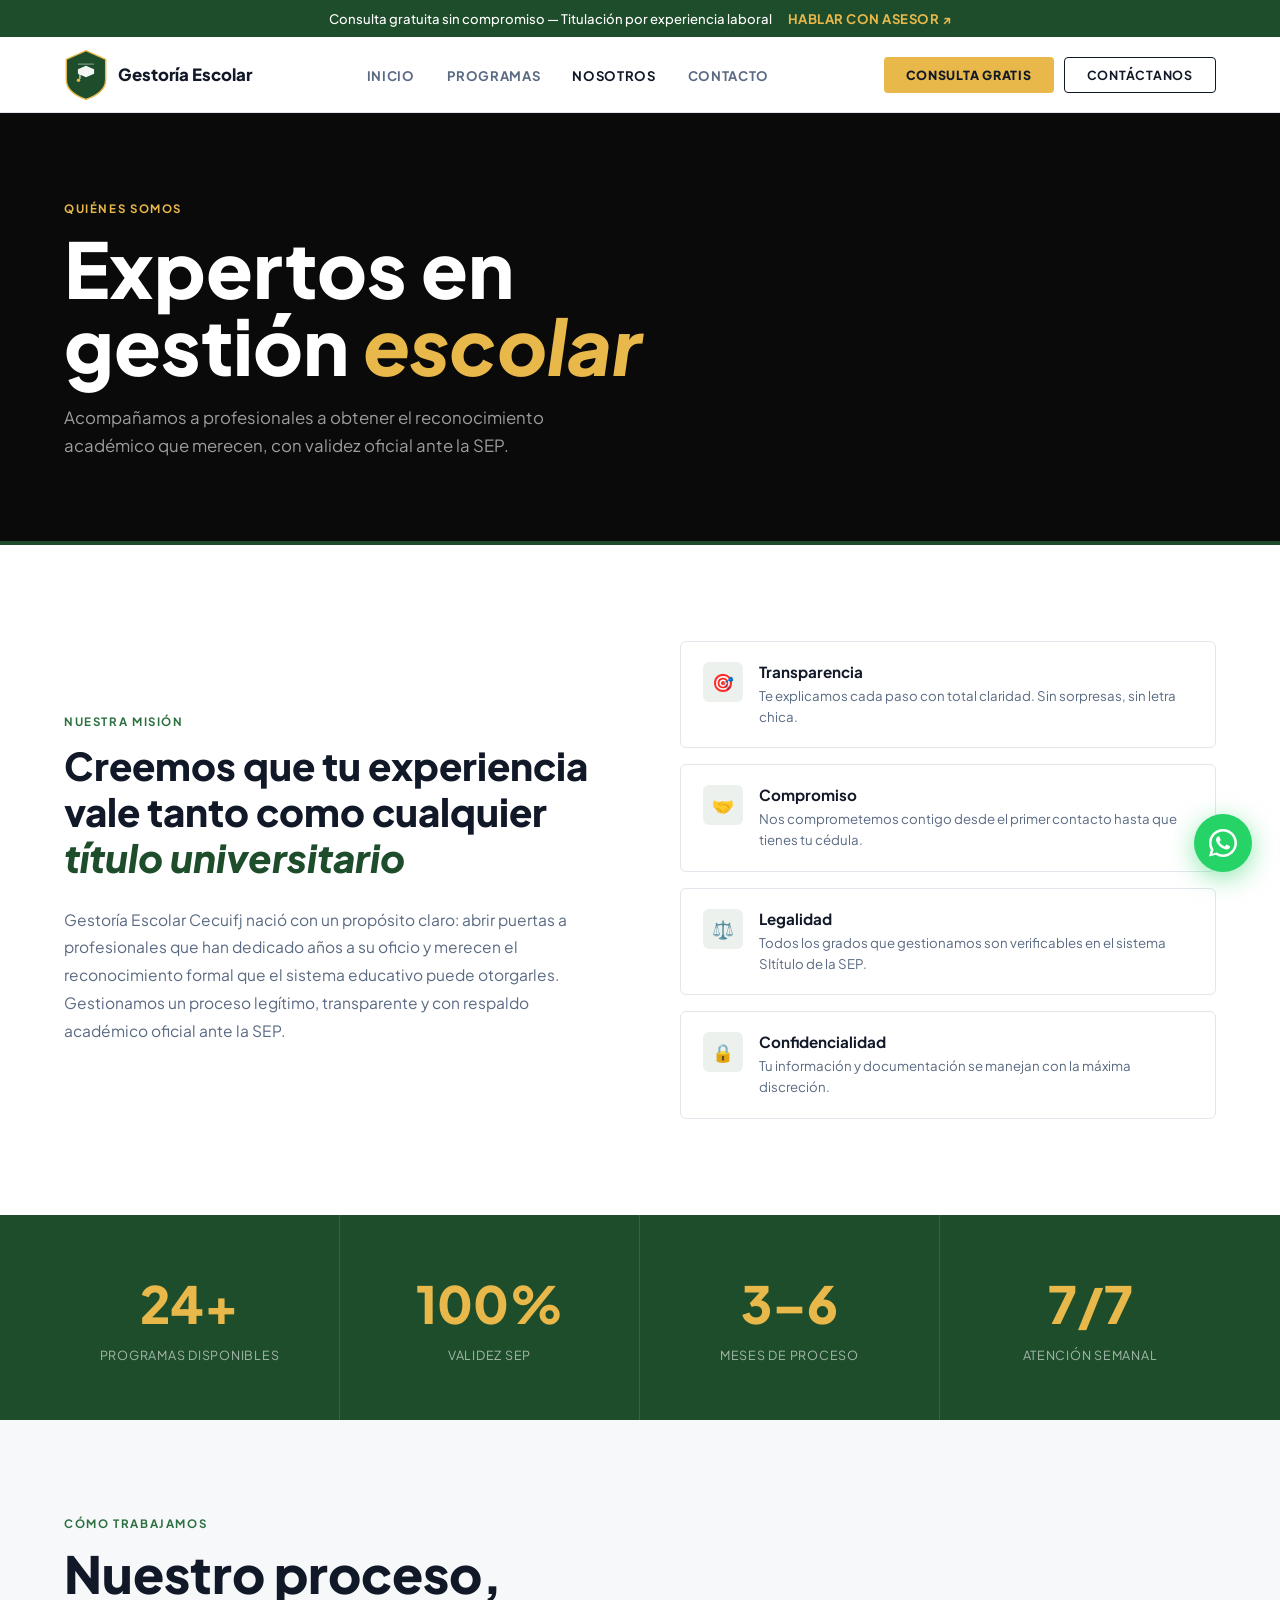
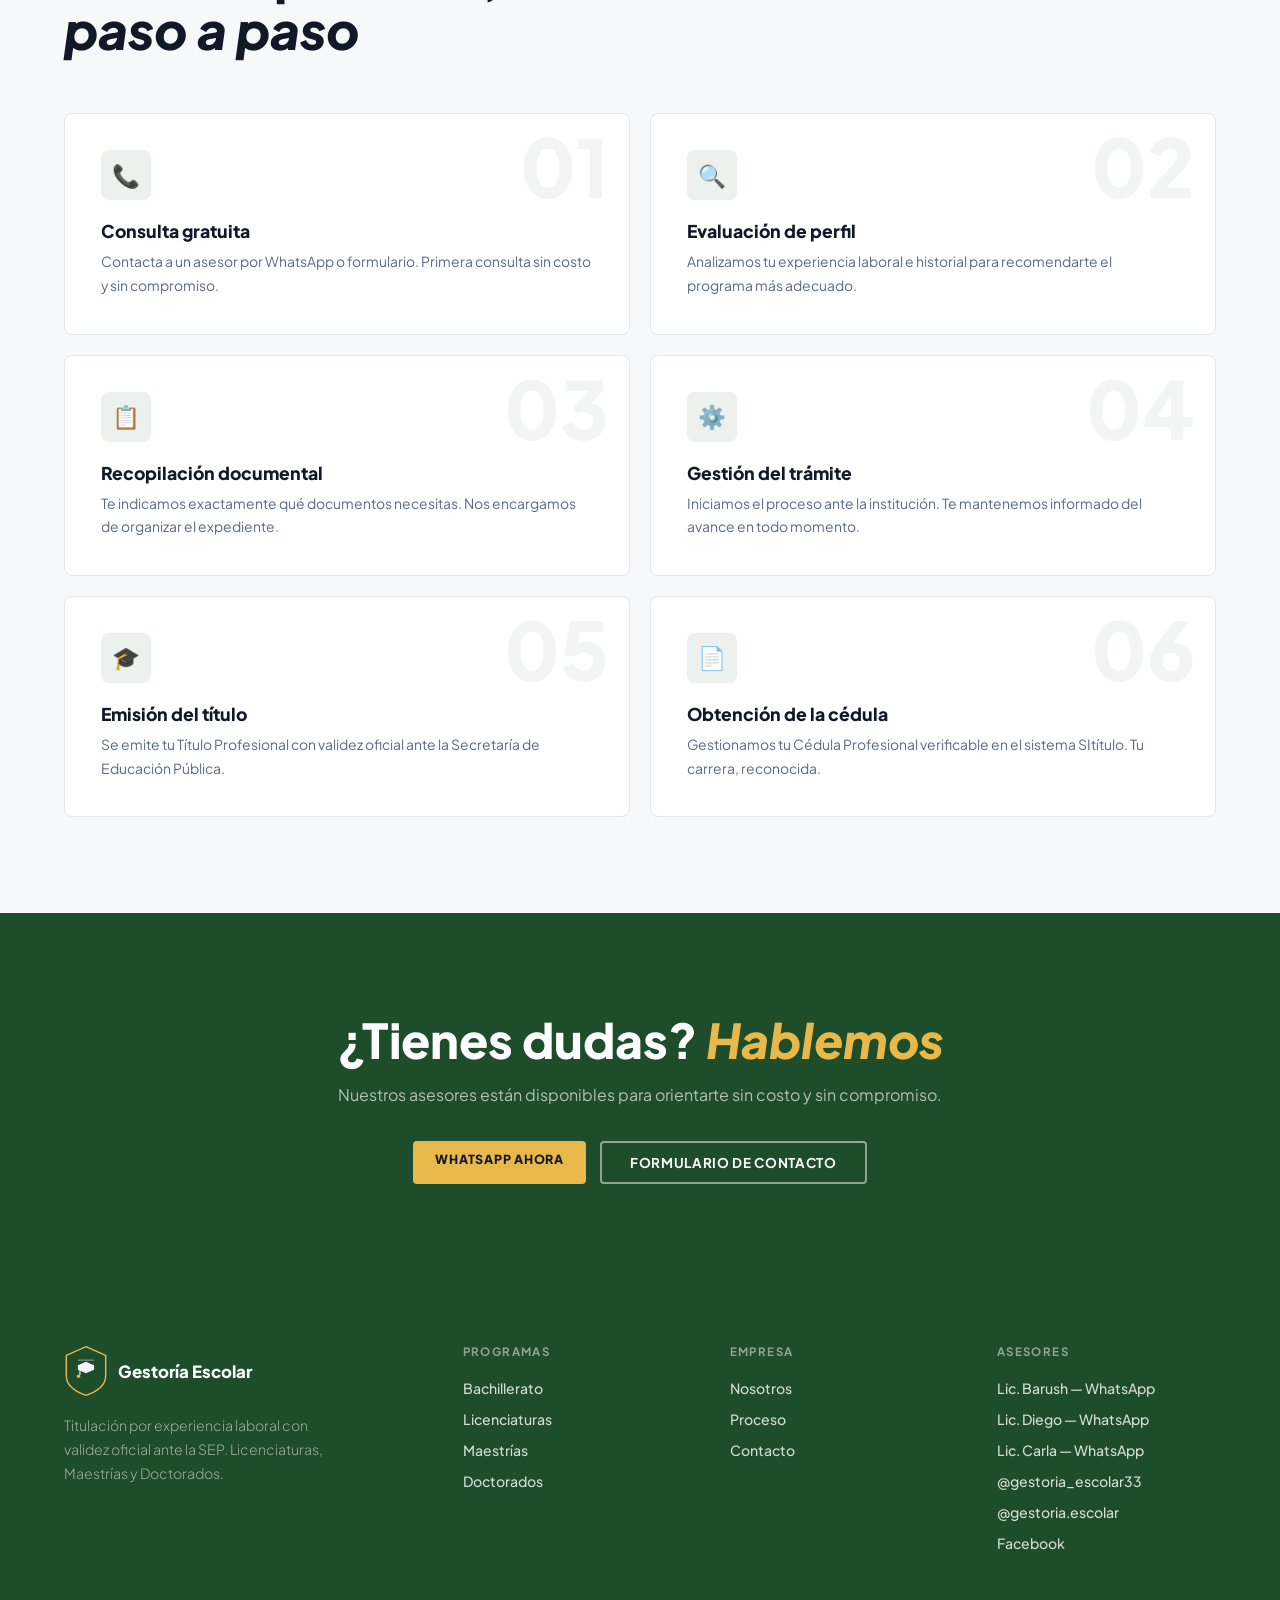
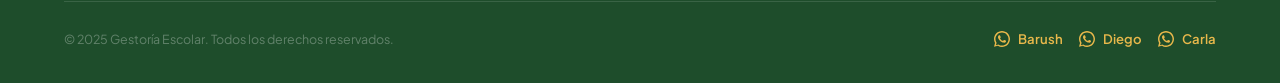
<file: nosotros.html>
<!DOCTYPE html>
<html lang="es">
<head>
  <meta charset="UTF-8"/>
  <meta name="viewport" content="width=device-width, initial-scale=1.0"/>
  <title>Nosotros — Gestoría Escolar</title>
  <link rel="icon" type="image/png" href="logo.png"/>
  <link rel="stylesheet" href="styles.css"/>
  <style>
    .page-hero { background:var(--black); padding:88px 5% 80px; border-bottom:4px solid var(--green); }
    .page-hero-inner { max-width:1200px; margin:0 auto; }
    .page-hero-title { font-size:clamp(3rem,6vw,5rem); font-weight:800; color:var(--white); line-height:1; margin-bottom:20px; }
    .page-hero-title em { font-style:italic; color:var(--yellow); }
    .page-hero-sub { font-size:1.05rem; color:rgba(255,255,255,0.6); max-width:540px; line-height:1.7; }

    /* MISION */
    #mision { padding:96px 5%; }
    .mision-inner { max-width:1200px; margin:0 auto; }
    .mision-grid { display:grid; grid-template-columns:1fr 1fr; gap:80px; align-items:center; }
    .mision-quote { font-size:clamp(1.6rem,3vw,2.4rem); font-weight:800; line-height:1.2; color:var(--text); margin-bottom:24px; }
    .mision-quote em { font-style:italic; color:var(--green); }
    .mision-text { font-size:0.97rem; color:var(--gray-600); line-height:1.8; }
    .valores-list { display:flex; flex-direction:column; gap:16px; }
    .valor-item {
      display:flex; gap:16px; align-items:flex-start;
      padding:20px 22px; border:1.5px solid var(--border); border-radius:6px;
      background:var(--white); transition:all 0.25s;
    }
    .valor-item:hover { border-color:var(--green); box-shadow:0 6px 24px rgba(30,77,43,0.1); }
    .valor-icon { width:40px; height:40px; flex-shrink:0; border-radius:6px; background:rgba(30,77,43,0.08); display:flex; align-items:center; justify-content:center; font-size:1.1rem; }
    .valor-text h4 { font-weight:700; font-size:0.95rem; color:var(--text); margin-bottom:4px; }
    .valor-text p { font-size:0.83rem; color:var(--gray-600); line-height:1.6; }

    /* STATS */
    #stats { background:var(--green); padding:0; }
    .stats-row { max-width:1200px; margin:0 auto; display:grid; grid-template-columns:repeat(4,1fr); }
    .stat-block { padding:56px 36px; border-right:1px solid rgba(255,255,255,0.12); text-align:center; }
    .stat-block:last-child { border-right:none; }
    .stat-num { font-size:3.2rem; font-weight:800; color:var(--yellow); display:block; margin-bottom:8px; }
    .stat-label { font-size:0.78rem; color:rgba(255,255,255,0.6); text-transform:uppercase; letter-spacing:0.06em; }

    /* PROCESO */
    #proceso { padding:96px 5%; background:var(--gray-100); }
    .proceso-inner { max-width:1200px; margin:0 auto; }
    .proceso-grid { display:grid; grid-template-columns:1fr 1fr; gap:20px; margin-top:56px; }
    .proceso-item {
      background:var(--white); border:1.5px solid var(--border);
      border-radius:8px; padding:36px; position:relative; overflow:hidden; transition:all 0.25s;
    }
    .proceso-item:hover { border-color:var(--green); box-shadow:0 8px 32px rgba(30,77,43,0.1); }
    .proceso-item-num { font-size:5rem; font-weight:800; color:rgba(30,77,43,0.06); line-height:1; position:absolute; top:12px; right:20px; }
    .proceso-item-icon { width:50px; height:50px; border-radius:8px; background:rgba(30,77,43,0.08); display:flex; align-items:center; justify-content:center; font-size:1.4rem; margin-bottom:20px; }
    .proceso-item h3 { font-weight:800; font-size:1.1rem; color:var(--text); margin-bottom:8px; }
    .proceso-item p { font-size:0.87rem; color:var(--gray-600); line-height:1.7; }

    /* CTA */
    #cta { background:var(--green); padding:96px 5%; text-align:center; }
    .cta-box { max-width:700px; margin:0 auto; }
    .cta-box h2 { font-size:clamp(2rem,4vw,3rem); font-weight:800; color:var(--white); margin-bottom:14px; }
    .cta-box h2 em { font-style:italic; color:var(--yellow); }
    .cta-box p { font-size:1rem; color:rgba(255,255,255,0.65); margin-bottom:36px; }
    .cta-btns { display:flex; gap:14px; justify-content:center; flex-wrap:wrap; }

    @media(max-width:900px){
      .mision-grid,.proceso-grid{grid-template-columns:1fr;}
      .stats-row{grid-template-columns:1fr 1fr;}
      .stat-block:nth-child(2){border-right:none;}
      .stat-block:nth-child(3){border-top:1px solid rgba(255,255,255,0.12);}
    }
    @media(max-width:600px){ .stats-row{grid-template-columns:1fr;} .stat-block{border-right:none;border-bottom:1px solid rgba(255,255,255,0.12);} }
  </style>
</head>
<body>
<div id="ann-root"></div>
<div id="nav-root"></div>

<section class="page-hero">
  <div class="page-hero-inner">
    <span class="section-label">Quiénes somos</span>
    <h1 class="page-hero-title">Expertos en<br/>gestión <em>escolar</em></h1>
    <p class="page-hero-sub">Acompañamos a profesionales a obtener el reconocimiento académico que merecen, con validez oficial ante la SEP.</p>
  </div>
</section>

<section id="mision">
  <div class="mision-inner">
    <div class="mision-grid">
      <div>
        <span class="section-label section-label-green">Nuestra misión</span>
        <h2 class="mision-quote reveal">Creemos que tu experiencia vale tanto como cualquier <em>título universitario</em></h2>
        <p class="mision-text reveal reveal-delay-1">Gestoría Escolar Cecuifj nació con un propósito claro: abrir puertas a profesionales que han dedicado años a su oficio y merecen el reconocimiento formal que el sistema educativo puede otorgarles. Gestionamos un proceso legítimo, transparente y con respaldo académico oficial ante la SEP.</p>
      </div>
      <div class="valores-list">
        <div class="valor-item reveal reveal-delay-1"><div class="valor-icon">🎯</div><div class="valor-text"><h4>Transparencia</h4><p>Te explicamos cada paso con total claridad. Sin sorpresas, sin letra chica.</p></div></div>
        <div class="valor-item reveal reveal-delay-2"><div class="valor-icon">🤝</div><div class="valor-text"><h4>Compromiso</h4><p>Nos comprometemos contigo desde el primer contacto hasta que tienes tu cédula.</p></div></div>
        <div class="valor-item reveal reveal-delay-3"><div class="valor-icon">⚖️</div><div class="valor-text"><h4>Legalidad</h4><p>Todos los grados que gestionamos son verificables en el sistema SItítulo de la SEP.</p></div></div>
        <div class="valor-item reveal reveal-delay-4"><div class="valor-icon">🔒</div><div class="valor-text"><h4>Confidencialidad</h4><p>Tu información y documentación se manejan con la máxima discreción.</p></div></div>
      </div>
    </div>
  </div>
</section>

<section id="stats">
  <div class="stats-row">
    <div class="stat-block reveal"><span class="stat-num">24+</span><span class="stat-label">Programas disponibles</span></div>
    <div class="stat-block reveal reveal-delay-1"><span class="stat-num">100%</span><span class="stat-label">Validez SEP</span></div>
    <div class="stat-block reveal reveal-delay-2"><span class="stat-num">3–6</span><span class="stat-label">Meses de proceso</span></div>
    <div class="stat-block reveal reveal-delay-3"><span class="stat-num">7/7</span><span class="stat-label">Atención semanal</span></div>
  </div>
</section>

<section id="proceso">
  <div class="proceso-inner">
    <span class="section-label section-label-green">Cómo trabajamos</span>
    <h2 class="section-title reveal">Nuestro proceso,<br/><em>paso a paso</em></h2>
    <div class="proceso-grid">
      <div class="proceso-item reveal reveal-delay-1"><div class="proceso-item-num">01</div><div class="proceso-item-icon">📞</div><h3>Consulta gratuita</h3><p>Contacta a un asesor por WhatsApp o formulario. Primera consulta sin costo y sin compromiso.</p></div>
      <div class="proceso-item reveal reveal-delay-2"><div class="proceso-item-num">02</div><div class="proceso-item-icon">🔍</div><h3>Evaluación de perfil</h3><p>Analizamos tu experiencia laboral e historial para recomendarte el programa más adecuado.</p></div>
      <div class="proceso-item reveal reveal-delay-1"><div class="proceso-item-num">03</div><div class="proceso-item-icon">📋</div><h3>Recopilación documental</h3><p>Te indicamos exactamente qué documentos necesitas. Nos encargamos de organizar el expediente.</p></div>
      <div class="proceso-item reveal reveal-delay-2"><div class="proceso-item-num">04</div><div class="proceso-item-icon">⚙️</div><h3>Gestión del trámite</h3><p>Iniciamos el proceso ante la institución. Te mantenemos informado del avance en todo momento.</p></div>
      <div class="proceso-item reveal reveal-delay-1"><div class="proceso-item-num">05</div><div class="proceso-item-icon">🎓</div><h3>Emisión del título</h3><p>Se emite tu Título Profesional con validez oficial ante la Secretaría de Educación Pública.</p></div>
      <div class="proceso-item reveal reveal-delay-2"><div class="proceso-item-num">06</div><div class="proceso-item-icon">📄</div><h3>Obtención de la cédula</h3><p>Gestionamos tu Cédula Profesional verificable en el sistema SItítulo. Tu carrera, reconocida.</p></div>
    </div>
  </div>
</section>

<section id="cta">
  <div class="cta-box reveal">
    <h2>¿Tienes dudas? <em>Hablemos</em></h2>
    <p>Nuestros asesores están disponibles para orientarte sin costo y sin compromiso.</p>
    <div class="cta-btns">
      <a href="https://wa.me/525516502103" target="_blank" class="btn-yellow">WhatsApp ahora</a>
      <a href="contacto.html" class="btn-outline-white">Formulario de contacto</a>
    </div>
  </div>
</section>

<div id="footer-root"></div>
<script src="components.js"></script>
<script>initComponents('nosotros');</script>
</body>
</html>
</file>
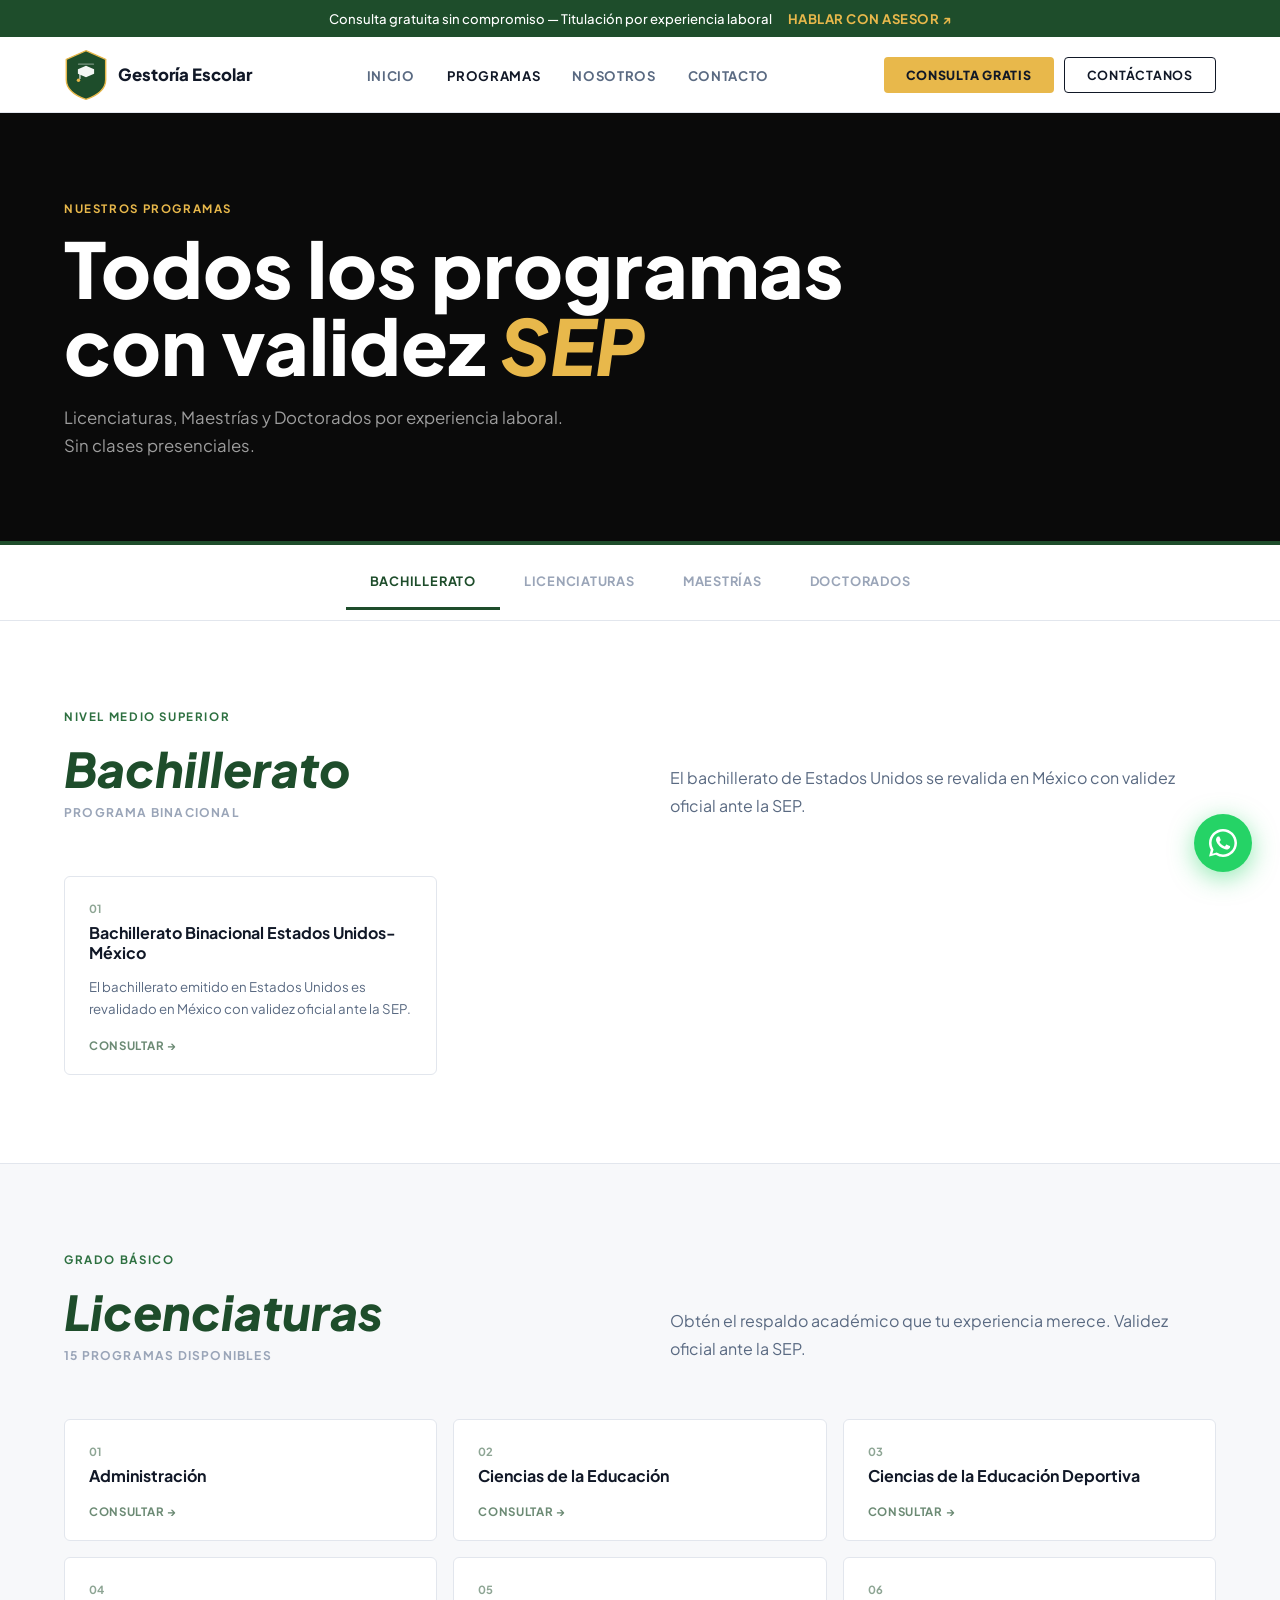
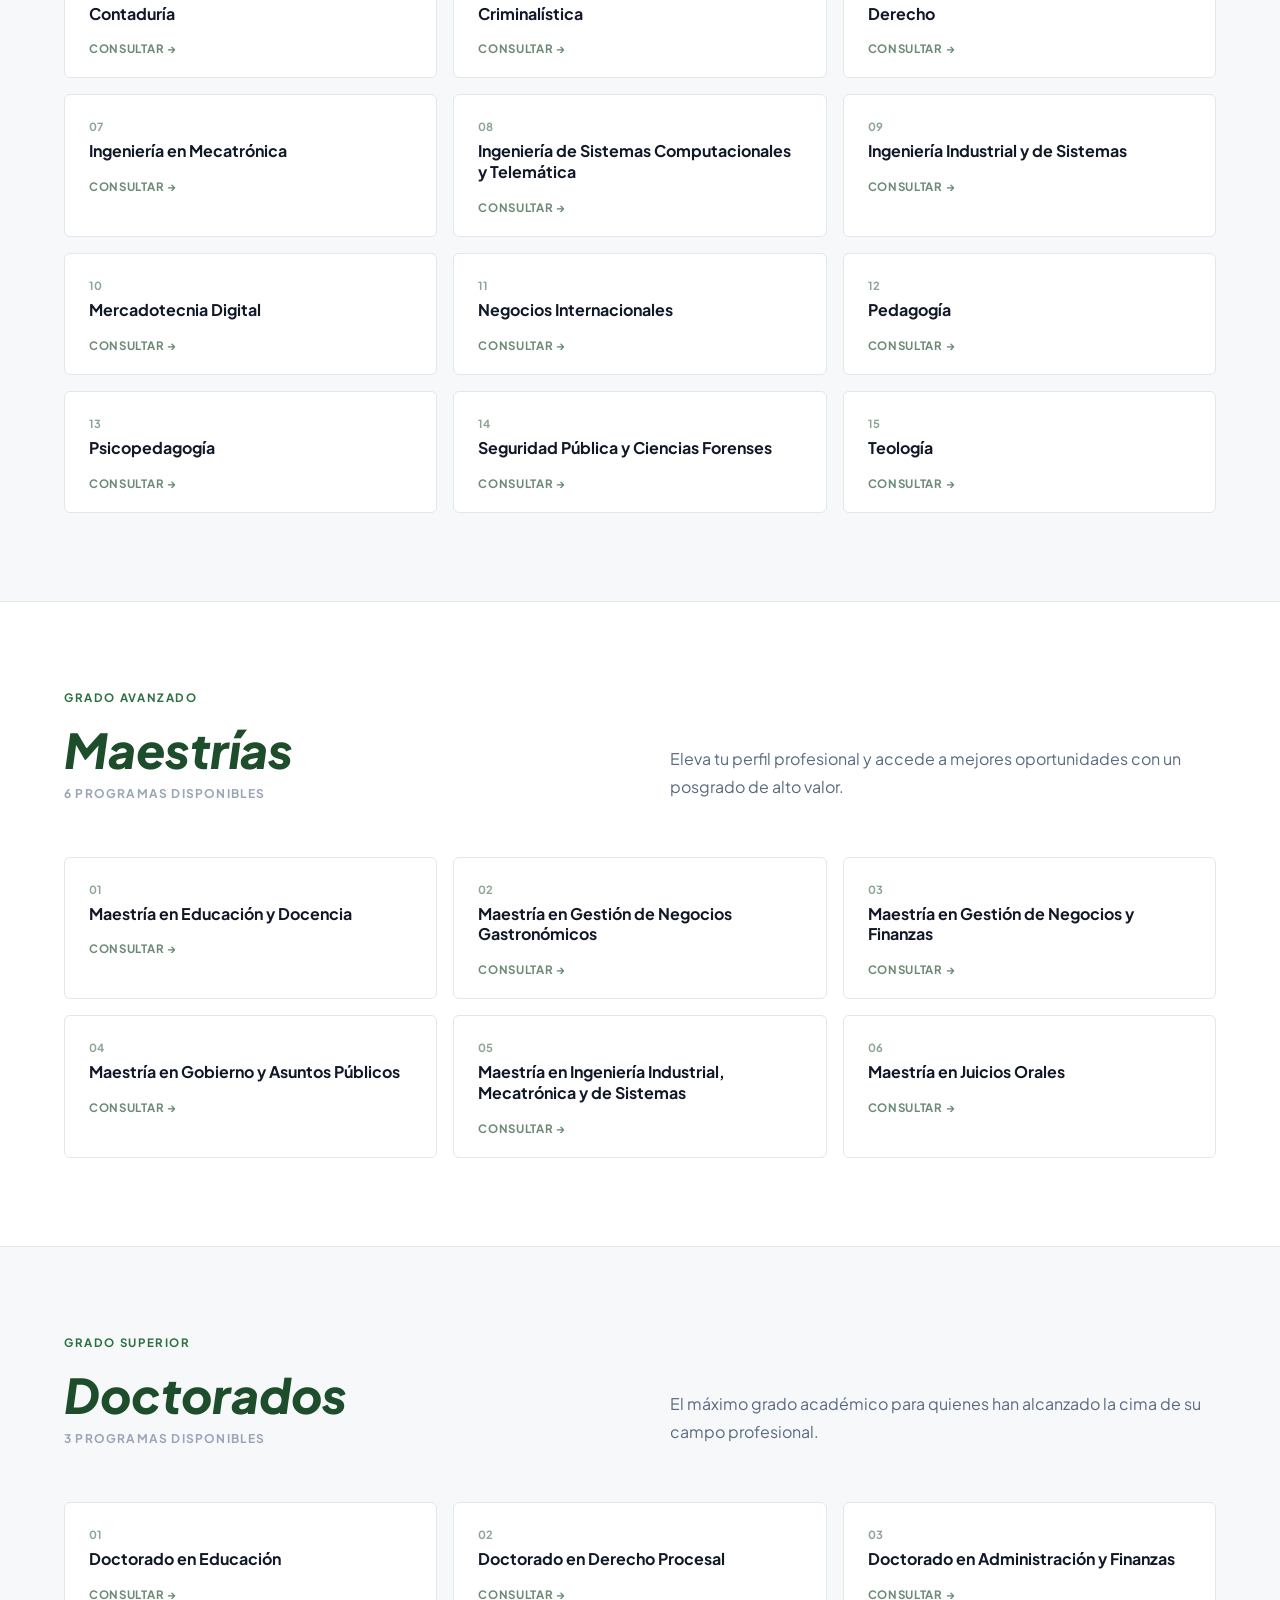
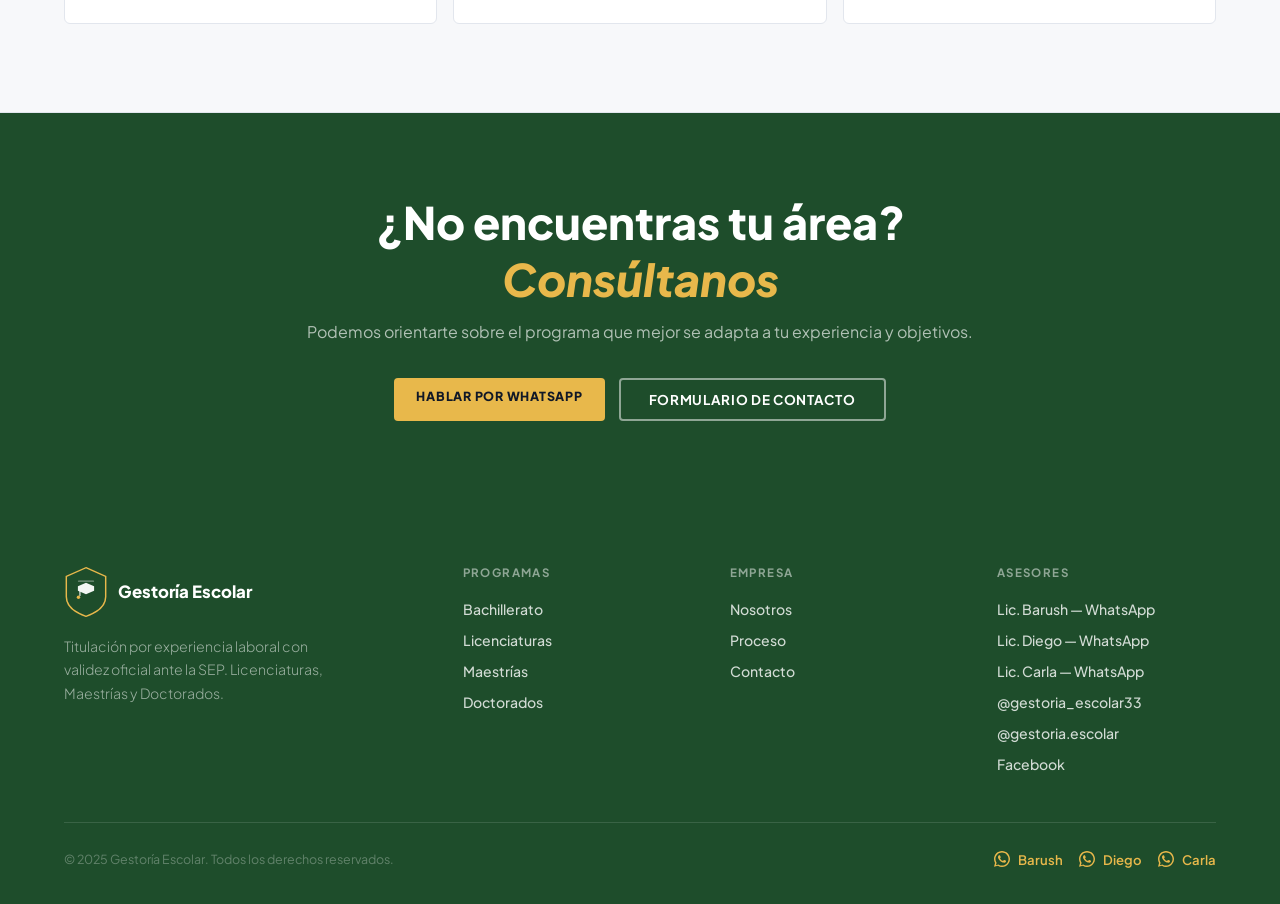
<file: servicios.html>
<!DOCTYPE html>
<html lang="es">
<head>
  <meta charset="UTF-8"/>
  <meta name="viewport" content="width=device-width, initial-scale=1.0"/>
  <title>Programas — Licenciaturas, Maestrías y Doctorados | Gestoría Escolar</title>
  <link rel="icon" type="image/png" href="logo.png"/>
  <meta name="description" content="Conoce todos nuestros programas de titulación por experiencia laboral. Licenciaturas, Maestrías, Doctorados y Bachillerato Binacional con validez SEP."/>
  <meta name="keywords" content="gestoría escolar, licenciatura por experiencia laboral, maestría sin clases, doctorado SEP, bachillerato binacional, titulación México"/>
  <meta name="robots" content="index, follow"/>
  <link rel="canonical" href="https://gestoriaescolar.com.mx/servicios.html"/>
  <link rel="icon" type="image/png" href="logo.png"/>
  <link rel="stylesheet" href="styles.css"/>
  <style>
    .page-hero { background: var(--black); padding: 88px 5% 80px; border-bottom: 4px solid var(--green); }
    .page-hero-inner { max-width: 1200px; margin: 0 auto; }
    .page-hero-title { font-size: clamp(3rem,6vw,5rem); font-weight:800; color:var(--white); line-height:1; margin-bottom:20px; }
    .page-hero-title em { font-style:italic; color:var(--yellow); }
    .page-hero-sub { font-size:1.05rem; color:rgba(255,255,255,0.6); max-width:520px; line-height:1.7; }

    .prog-nav {
      position:sticky; top:76px; z-index:100;
      background:var(--white); border-bottom:1px solid var(--border); padding:0 5%;
    }
    .prog-nav-inner { max-width:1200px; margin:0 auto; display:flex; }
    .prog-tab {
      padding:18px 24px; font-size:0.8rem; font-weight:700;
      letter-spacing:0.06em; text-transform:uppercase; color:var(--gray-400);
      text-decoration:none; border-bottom:3px solid transparent; transition:all 0.2s;
    }
    .prog-tab:hover { color:var(--text); }
    .prog-tab.active { color:var(--green); border-bottom-color:var(--green); }

    .prog-section { padding:88px 5%; border-bottom:1px solid var(--border); }
    .prog-section:nth-child(even) { background:var(--gray-100); }
    .prog-section-inner { max-width:1200px; margin:0 auto; }
    .prog-section-header { display:grid; grid-template-columns:1fr 1fr; gap:60px; align-items:end; margin-bottom:56px; }
    .prog-section-title { font-size:clamp(2rem,4vw,3rem); font-weight:800; color:var(--text); margin-bottom:6px; }
    .prog-section-title em { font-style:italic; color:var(--green); }
    .prog-count { font-size:0.75rem; font-weight:700; letter-spacing:0.1em; text-transform:uppercase; color:var(--gray-400); }

    .prog-grid { display:grid; grid-template-columns:repeat(3,1fr); gap:16px; }
    .prog-item {
      border:1.5px solid var(--border); border-radius:6px;
      padding:24px 24px 20px; transition:all 0.25s; background:var(--white);
      position:relative; overflow:hidden;
    }
    .prog-item::before {
      content:''; position:absolute; left:0; top:0; bottom:0; width:3px;
      background:var(--green); transform:scaleY(0); transform-origin:bottom; transition:transform 0.3s;
    }
    .prog-item:hover { border-color:var(--green); transform:translateX(4px); box-shadow:0 6px 24px rgba(30,77,43,0.1); }
    .prog-item:hover::before { transform:scaleY(1); }
    .prog-item-num { font-size:0.7rem; font-weight:700; color:var(--green); opacity:0.5; margin-bottom:8px; }
    .prog-item-name { font-size:1rem; font-weight:700; color:var(--text); margin-bottom:12px; line-height:1.3; }
    .prog-item-cta {
      font-size:0.72rem; font-weight:700; letter-spacing:0.06em;
      text-transform:uppercase; color:var(--green); text-decoration:none; opacity:0.65; transition:opacity 0.2s;
    }
    .prog-item-cta:hover { opacity:1; }

    .prog-cta { background:var(--green); padding:80px 5%; text-align:center; }
    .prog-cta-inner { max-width:700px; margin:0 auto; }
    .prog-cta h2 { font-size:clamp(1.8rem,3.5vw,2.8rem); font-weight:800; color:var(--white); margin-bottom:14px; }
    .prog-cta h2 em { font-style:italic; color:var(--yellow); }
    .prog-cta p { font-size:1rem; color:rgba(255,255,255,0.65); margin-bottom:36px; }
    .prog-cta-btns { display:flex; gap:14px; justify-content:center; flex-wrap:wrap; }

    @media(max-width:900px){
      .prog-section-header { grid-template-columns:1fr; }
      .prog-grid { grid-template-columns:1fr 1fr; }
    }
    @media(max-width:600px){ .prog-grid { grid-template-columns:1fr; } }
  </style>
</head>
<body>
<div id="ann-root"></div>
<div id="nav-root"></div>

<section class="page-hero">
  <div class="page-hero-inner">
    <span class="section-label">Nuestros programas</span>
    <h1 class="page-hero-title">Todos los programas<br/>con validez <em>SEP</em></h1>
    <p class="page-hero-sub">Licenciaturas, Maestrías y Doctorados por experiencia laboral. Sin clases presenciales.</p>
  </div>
</section>

<nav class="prog-nav">
  <div class="prog-nav-inner">
    <a href="#bachillerato" class="prog-tab active">Bachillerato</a>
    <a href="#licenciaturas" class="prog-tab">Licenciaturas</a>
    <a href="#maestrias" class="prog-tab">Maestrías</a>
    <a href="#doctorados" class="prog-tab">Doctorados</a>
  </div>
</nav>

<section class="prog-section" id="bachillerato">
  <div class="prog-section-inner">
    <div class="prog-section-header">
      <div>
        <span class="section-label section-label-green">Nivel medio superior</span>
        <h2 class="prog-section-title"><em>Bachillerato</em></h2>
        <p class="prog-count">Programa binacional</p>
      </div>
      <p class="section-sub">El bachillerato de Estados Unidos se revalida en México con validez oficial ante la SEP.</p>
    </div>
    <div class="prog-grid">
      <div class="prog-item reveal" style="grid-column:1/2">
        <div class="prog-item-num">01</div>
        <h3 class="prog-item-name">Bachillerato Binacional Estados Unidos-México</h3>
        <p style="font-size:0.83rem;color:var(--gray-600);line-height:1.6;margin-bottom:14px;">El bachillerato emitido en Estados Unidos es revalidado en México con validez oficial ante la SEP.</p>
        <a href="https://wa.me/525516502103" target="_blank" class="prog-item-cta">Consultar →</a>
      </div>
    </div>
  </div>
</section>

<section class="prog-section" id="licenciaturas">
  <div class="prog-section-inner">
    <div class="prog-section-header">
      <div>
        <span class="section-label section-label-green">Grado básico</span>
        <h2 class="prog-section-title"><em>Licenciaturas</em></h2>
        <p class="prog-count">15 programas disponibles</p>
      </div>
      <p class="section-sub">Obtén el respaldo académico que tu experiencia merece. Validez oficial ante la SEP.</p>
    </div>
    <div class="prog-grid">
      <div class="prog-item reveal"><div class="prog-item-num">01</div><h3 class="prog-item-name">Administración</h3><a href="https://wa.me/525516502103" target="_blank" class="prog-item-cta">Consultar →</a></div>
      <div class="prog-item reveal reveal-delay-1"><div class="prog-item-num">02</div><h3 class="prog-item-name">Ciencias de la Educación</h3><a href="https://wa.me/525516502103" target="_blank" class="prog-item-cta">Consultar →</a></div>
      <div class="prog-item reveal reveal-delay-2"><div class="prog-item-num">03</div><h3 class="prog-item-name">Ciencias de la Educación Deportiva</h3><a href="https://wa.me/525516502103" target="_blank" class="prog-item-cta">Consultar →</a></div>
      <div class="prog-item reveal"><div class="prog-item-num">04</div><h3 class="prog-item-name">Contaduría</h3><a href="https://wa.me/525516502103" target="_blank" class="prog-item-cta">Consultar →</a></div>
      <div class="prog-item reveal reveal-delay-1"><div class="prog-item-num">05</div><h3 class="prog-item-name">Criminalística</h3><a href="https://wa.me/525516502103" target="_blank" class="prog-item-cta">Consultar →</a></div>
      <div class="prog-item reveal reveal-delay-2"><div class="prog-item-num">06</div><h3 class="prog-item-name">Derecho</h3><a href="https://wa.me/525516502103" target="_blank" class="prog-item-cta">Consultar →</a></div>
      <div class="prog-item reveal"><div class="prog-item-num">07</div><h3 class="prog-item-name">Ingeniería en Mecatrónica</h3><a href="https://wa.me/525516502103" target="_blank" class="prog-item-cta">Consultar →</a></div>
      <div class="prog-item reveal reveal-delay-1"><div class="prog-item-num">08</div><h3 class="prog-item-name">Ingeniería de Sistemas Computacionales y Telemática</h3><a href="https://wa.me/525516502103" target="_blank" class="prog-item-cta">Consultar →</a></div>
      <div class="prog-item reveal reveal-delay-2"><div class="prog-item-num">09</div><h3 class="prog-item-name">Ingeniería Industrial y de Sistemas</h3><a href="https://wa.me/525516502103" target="_blank" class="prog-item-cta">Consultar →</a></div>
      <div class="prog-item reveal"><div class="prog-item-num">10</div><h3 class="prog-item-name">Mercadotecnia Digital</h3><a href="https://wa.me/525516502103" target="_blank" class="prog-item-cta">Consultar →</a></div>
      <div class="prog-item reveal reveal-delay-1"><div class="prog-item-num">11</div><h3 class="prog-item-name">Negocios Internacionales</h3><a href="https://wa.me/525516502103" target="_blank" class="prog-item-cta">Consultar →</a></div>
      <div class="prog-item reveal reveal-delay-2"><div class="prog-item-num">12</div><h3 class="prog-item-name">Pedagogía</h3><a href="https://wa.me/525516502103" target="_blank" class="prog-item-cta">Consultar →</a></div>
      <div class="prog-item reveal"><div class="prog-item-num">13</div><h3 class="prog-item-name">Psicopedagogía</h3><a href="https://wa.me/525516502103" target="_blank" class="prog-item-cta">Consultar →</a></div>
      <div class="prog-item reveal reveal-delay-1"><div class="prog-item-num">14</div><h3 class="prog-item-name">Seguridad Pública y Ciencias Forenses</h3><a href="https://wa.me/525516502103" target="_blank" class="prog-item-cta">Consultar →</a></div>
      <div class="prog-item reveal reveal-delay-2"><div class="prog-item-num">15</div><h3 class="prog-item-name">Teología</h3><a href="https://wa.me/525516502103" target="_blank" class="prog-item-cta">Consultar →</a></div>
    </div>
  </div>
</section>

<section class="prog-section" id="maestrias">
  <div class="prog-section-inner">
    <div class="prog-section-header">
      <div>
        <span class="section-label section-label-green">Grado avanzado</span>
        <h2 class="prog-section-title"><em>Maestrías</em></h2>
        <p class="prog-count">6 programas disponibles</p>
      </div>
      <p class="section-sub">Eleva tu perfil profesional y accede a mejores oportunidades con un posgrado de alto valor.</p>
    </div>
    <div class="prog-grid">
      <div class="prog-item reveal"><div class="prog-item-num">01</div><h3 class="prog-item-name">Maestría en Educación y Docencia</h3><a href="https://wa.me/525516502103" target="_blank" class="prog-item-cta">Consultar →</a></div>
      <div class="prog-item reveal reveal-delay-1"><div class="prog-item-num">02</div><h3 class="prog-item-name">Maestría en Gestión de Negocios Gastronómicos</h3><a href="https://wa.me/525516502103" target="_blank" class="prog-item-cta">Consultar →</a></div>
      <div class="prog-item reveal reveal-delay-2"><div class="prog-item-num">03</div><h3 class="prog-item-name">Maestría en Gestión de Negocios y Finanzas</h3><a href="https://wa.me/525516502103" target="_blank" class="prog-item-cta">Consultar →</a></div>
      <div class="prog-item reveal"><div class="prog-item-num">04</div><h3 class="prog-item-name">Maestría en Gobierno y Asuntos Públicos</h3><a href="https://wa.me/525516502103" target="_blank" class="prog-item-cta">Consultar →</a></div>
      <div class="prog-item reveal reveal-delay-1"><div class="prog-item-num">05</div><h3 class="prog-item-name">Maestría en Ingeniería Industrial, Mecatrónica y de Sistemas</h3><a href="https://wa.me/525516502103" target="_blank" class="prog-item-cta">Consultar →</a></div>
      <div class="prog-item reveal reveal-delay-2"><div class="prog-item-num">06</div><h3 class="prog-item-name">Maestría en Juicios Orales</h3><a href="https://wa.me/525516502103" target="_blank" class="prog-item-cta">Consultar →</a></div>
    </div>
  </div>
</section>

<section class="prog-section" id="doctorados">
  <div class="prog-section-inner">
    <div class="prog-section-header">
      <div>
        <span class="section-label section-label-green">Grado superior</span>
        <h2 class="prog-section-title"><em>Doctorados</em></h2>
        <p class="prog-count">3 programas disponibles</p>
      </div>
      <p class="section-sub">El máximo grado académico para quienes han alcanzado la cima de su campo profesional.</p>
    </div>
    <div class="prog-grid">
      <div class="prog-item reveal"><div class="prog-item-num">01</div><h3 class="prog-item-name">Doctorado en Educación</h3><a href="https://wa.me/525516502103" target="_blank" class="prog-item-cta">Consultar →</a></div>
      <div class="prog-item reveal reveal-delay-1"><div class="prog-item-num">02</div><h3 class="prog-item-name">Doctorado en Derecho Procesal</h3><a href="https://wa.me/525516502103" target="_blank" class="prog-item-cta">Consultar →</a></div>
      <div class="prog-item reveal reveal-delay-2"><div class="prog-item-num">03</div><h3 class="prog-item-name">Doctorado en Administración y Finanzas</h3><a href="https://wa.me/525516502103" target="_blank" class="prog-item-cta">Consultar →</a></div>
    </div>
  </div>
</section>

<div class="prog-cta">
  <div class="prog-cta-inner reveal">
    <h2>¿No encuentras tu área? <em>Consúltanos</em></h2>
    <p>Podemos orientarte sobre el programa que mejor se adapta a tu experiencia y objetivos.</p>
    <div class="prog-cta-btns">
      <a href="https://wa.me/525516502103" target="_blank" class="btn-yellow">Hablar por WhatsApp</a>
      <a href="contacto.html" class="btn-outline-white">Formulario de contacto</a>
    </div>
  </div>
</div>

<div id="footer-root"></div>
<script src="components.js"></script>
<script>
  initComponents('servicios');
  const secs = ['bachillerato','licenciaturas','maestrias','doctorados'];
  const tabs = document.querySelectorAll('.prog-tab');
  window.addEventListener('scroll', () => {
    let cur = secs[0];
    secs.forEach(id => { const el = document.getElementById(id); if(el && window.scrollY >= el.offsetTop - 180) cur = id; });
    tabs.forEach(t => t.classList.toggle('active', t.getAttribute('href') === '#'+cur));
  });
</script>
</body>
</html>
</file>
<file: styles.css>
@import url('https://fonts.googleapis.com/css2?family=Plus+Jakarta+Sans:ital,wght@0,300;0,400;0,500;0,600;0,700;0,800;1,700;1,800&display=swap');

:root {
  --green:      #1e4d2b;
  --green-mid:  #245c33;
  --green-light:#2d7040;
  --yellow:     #e8b84b;
  --yellow-dark:#c9973a;
  --navy:       #0d2451;
  --black:      #0a0a0a;
  --white:      #ffffff;
  --gray-100:   #f7f8fa;
  --gray-200:   #eef0f4;
  --gray-400:   #9aa5b8;
  --gray-600:   #5a6a82;
  --text:       #111827;
  --border:     #e2e6ed;
}

*, *::before, *::after { box-sizing: border-box; margin: 0; padding: 0; }
html { scroll-behavior: smooth; }
body {
  font-family: 'Plus Jakarta Sans', sans-serif;
  background: var(--white);
  color: var(--text);
  overflow-x: hidden;
}

/* ── ANNOUNCEMENT BAR ── */
.ann-bar {
  background: var(--green);
  color: var(--white);
  text-align: center;
  padding: 10px 5%;
  font-size: 0.82rem;
  font-weight: 500;
  display: flex; align-items: center; justify-content: center; gap: 16px;
}
.ann-bar a {
  color: var(--yellow);
  font-weight: 700;
  text-decoration: none;
  display: inline-flex; align-items: center; gap: 4px;
  letter-spacing: 0.04em;
}
.ann-bar a:hover { text-decoration: underline; }

/* ── NAV ── */
nav {
  position: sticky; top: 0; z-index: 200;
  background: var(--white);
  border-bottom: 1px solid var(--border);
  padding: 0 5%;
  height: 76px;
  display: flex; align-items: center; justify-content: space-between;
}
.nav-logo { display: flex; align-items: center; gap: 10px; text-decoration: none; }
.nav-logo-shield { width: 44px; height: 54px; }
.nav-logo-text {
  font-size: 1.05rem; font-weight: 800;
  color: var(--text); line-height: 1.15;
}
.nav-logo-text span {
  display: block; font-size: 0.62rem; font-weight: 500;
  color: var(--gray-600); letter-spacing: 0.08em; text-transform: uppercase;
}
.nav-links { display: flex; align-items: center; gap: 2rem; list-style: none; }
.nav-links a {
  color: var(--gray-600); text-decoration: none;
  font-size: 0.82rem; font-weight: 700;
  letter-spacing: 0.05em; text-transform: uppercase;
  transition: color 0.2s;
}
.nav-links a:hover, .nav-links a.active { color: var(--text); }
.nav-actions { display: flex; gap: 10px; align-items: center; }
.btn-yellow {
  background: var(--yellow); color: var(--text);
  padding: 10px 22px; border-radius: 4px;
  font-weight: 800; font-size: 0.78rem;
  letter-spacing: 0.06em; text-transform: uppercase;
  text-decoration: none; border: none; cursor: pointer;
  transition: all 0.2s; white-space: nowrap;
}
.btn-yellow:hover { background: var(--yellow-dark); transform: translateY(-1px); }
.btn-outline-dark {
  background: transparent; color: var(--text);
  padding: 9px 22px; border-radius: 4px;
  font-weight: 700; font-size: 0.78rem;
  letter-spacing: 0.06em; text-transform: uppercase;
  text-decoration: none; border: 1.5px solid var(--text);
  transition: all 0.2s; white-space: nowrap;
}
.btn-outline-dark:hover { background: var(--text); color: var(--white); }

.nav-hamburger {
  display: none; flex-direction: column; gap: 5px;
  background: none; border: none; cursor: pointer; padding: 4px;
}
.nav-hamburger span { width: 24px; height: 2px; background: var(--text); border-radius: 2px; display: block; }

/* ── SHARED SECTION STYLES ── */
.section-label {
  font-size: 0.72rem; font-weight: 700;
  letter-spacing: 0.14em; text-transform: uppercase;
  color: var(--yellow); margin-bottom: 14px; display: block;
}
.section-label-green { color: var(--green-light); }
.section-title {
  font-size: clamp(2rem, 4vw, 3.2rem);
  font-weight: 800; line-height: 1.1;
  margin-bottom: 18px; color: var(--text);
}
.section-title em { font-style: italic; font-weight: 800; }
.section-title-white { color: var(--white); }
.section-sub {
  font-size: 1rem; color: var(--gray-600);
  line-height: 1.75; font-weight: 400; max-width: 540px;
}
.section-sub-white { color: rgba(255,255,255,0.7); }

/* ── BUTTONS ── */
.btn-green-fill {
  display: inline-flex; align-items: center; gap: 8px;
  background: var(--green); color: var(--white);
  padding: 13px 28px; border-radius: 4px;
  font-weight: 700; font-size: 0.84rem;
  letter-spacing: 0.05em; text-transform: uppercase;
  text-decoration: none; transition: all 0.2s;
  border: 2px solid var(--green);
}
.btn-green-fill:hover { background: var(--green-light); border-color: var(--green-light); transform: translateY(-1px); }
.btn-outline-white {
  display: inline-flex; align-items: center; gap: 8px;
  background: transparent; color: var(--white);
  padding: 11px 28px; border-radius: 4px;
  font-weight: 700; font-size: 0.84rem;
  letter-spacing: 0.05em; text-transform: uppercase;
  text-decoration: none; transition: all 0.2s;
  border: 2px solid rgba(255,255,255,0.5);
}
.btn-outline-white:hover { border-color: var(--white); background: rgba(255,255,255,0.08); }
.btn-outline-green {
  display: inline-flex; align-items: center; gap: 8px;
  background: transparent; color: var(--green);
  padding: 11px 28px; border-radius: 4px;
  font-weight: 700; font-size: 0.84rem;
  letter-spacing: 0.05em; text-transform: uppercase;
  text-decoration: none; transition: all 0.2s;
  border: 2px solid var(--green);
}
.btn-outline-green:hover { background: var(--green); color: var(--white); }

/* ── FOOTER ── */
footer {
  background: var(--green);
  padding: 64px 5% 36px;
}
.footer-grid {
  display: grid; grid-template-columns: 1.6fr repeat(3,1fr);
  gap: 48px; margin-bottom: 48px;
}
.footer-brand-desc {
  font-size: 0.88rem; color: rgba(255,255,255,0.55);
  line-height: 1.7; margin-top: 16px; max-width: 260px; font-weight: 300;
}
.footer-col h4 {
  font-size: 0.72rem; font-weight: 700;
  letter-spacing: 0.12em; text-transform: uppercase;
  color: rgba(255,255,255,0.5); margin-bottom: 18px;
}
.footer-col ul { list-style: none; display: flex; flex-direction: column; gap: 10px; }
.footer-col ul a {
  color: rgba(255,255,255,0.8); text-decoration: none;
  font-size: 0.88rem; font-weight: 500; transition: color 0.2s;
}
.footer-col ul a:hover { color: var(--yellow); }
.footer-bottom {
  display: flex; justify-content: space-between; align-items: center;
  padding-top: 28px; border-top: 1px solid rgba(255,255,255,0.12);
  flex-wrap: wrap; gap: 12px;
}
.footer-bottom p { font-size: 0.78rem; color: rgba(255,255,255,0.3); }
.footer-wa {
  display: inline-flex; align-items: center; gap: 8px;
  color: var(--yellow); text-decoration: none;
  font-size: 0.82rem; font-weight: 600; transition: opacity 0.2s;
}
.footer-wa:hover { opacity: 0.75; }
footer .nav-logo-text { color: var(--white); }
footer .nav-logo-text span { color: rgba(255,255,255,0.5); }

/* ── WA FLOAT ── */
.wa-float {
  position: fixed; bottom: 28px; right: 28px; z-index: 300;
  width: 58px; height: 58px; background: #25d366; border-radius: 50%;
  display: flex; align-items: center; justify-content: center;
  box-shadow: 0 6px 24px rgba(37,211,102,0.5);
  text-decoration: none; animation: wa-pulse 2.8s ease infinite; transition: transform 0.25s;
}
.wa-float:hover { transform: scale(1.1); animation: none; }
.wa-float svg { width: 28px; height: 28px; fill: white; }
@keyframes wa-pulse {
  0%,100%{box-shadow:0 6px 24px rgba(37,211,102,0.5);}
  50%{box-shadow:0 6px 40px rgba(37,211,102,0.75);}
}

/* ── SCROLL REVEAL ── */
.reveal { opacity:0; transform:translateY(22px); transition:opacity 0.6s ease,transform 0.6s ease; }
.reveal.visible { opacity:1; transform:translateY(0); }
.reveal-delay-1{transition-delay:.1s;} .reveal-delay-2{transition-delay:.2s;}
.reveal-delay-3{transition-delay:.3s;} .reveal-delay-4{transition-delay:.4s;}

/* ── RESPONSIVE ── */
@media(max-width:960px){
  .nav-links,.nav-actions{display:none;}
  .nav-hamburger{display:flex;}
  .footer-grid{grid-template-columns:1fr 1fr;gap:32px;}
}
@media(max-width:600px){
  .footer-grid{grid-template-columns:1fr;}
  .footer-bottom{flex-direction:column;text-align:center;}
}
nav.open .nav-links {
  display:flex; flex-direction:column;
  position:fixed; top:76px; left:0; right:0;
  background:var(--white); padding:24px 5% 28px; gap:18px;
  border-bottom:1px solid var(--border);
}
nav.open .nav-actions {
  display:flex; flex-direction:column;
  position:fixed; bottom:0; left:0; right:0;
  padding:16px 5%; gap:10px;
  background:var(--white); border-top:1px solid var(--border);
}

/* Solución para el Grid de Modalidades */
.modalidad-grid {
  display: grid;
  grid-template-columns: repeat(2, 1fr);
  gap: 24px;
}

@media (max-width: 850px) {
  .modalidad-grid {
    grid-template-columns: 1fr; /* Apila las tarjetas una sobre otra */
  }
  
  #modalidad .reveal {
    padding: 40px 24px !important; /* Reduce el padding interno en móvil */
  }
}

/* Ajuste adicional para que los títulos no se corten */
@media (max-width: 480px) {
  #modalidad h3 {
    font-size: 1.5rem !important;
  }
}

/* ── AJUSTES DE PROGRAMAS (4 TARJETAS) ── */
.programas-grid {
  display: grid;
  /* Crea columnas automáticas de mínimo 280px; si no caben 4, pone 2 y 2 */
  grid-template-columns: repeat(auto-fit, minmax(280px, 1fr));
  gap: 24px;
  margin-top: 48px;
}

@media (max-width: 960px) {
  .programas-grid {
    /* En tablets/celulares se pone una sola columna */
    grid-template-columns: 1fr;
  }
}

/* Ajuste para las tarjetas de programas */
.prog-card {
  text-decoration: none;
  background: var(--gray-100);
  padding: 32px;
  border-radius: 12px;
  border: 1px solid var(--border);
  transition: all 0.3s ease;
  display: flex;
  flex-direction: column;
}

.prog-card:hover {
  transform: translateY(-8px);
  border-color: var(--green);
  box-shadow: 0 12px 32px rgba(0,0,0,0.05);
}

.prog-card-num {
  font-size: 0.8rem;
  font-weight: 800;
  color: var(--green);
  opacity: 0.4;
  margin-bottom: 16px;
}

.prog-card-level {
  font-size: 0.7rem;
  text-transform: uppercase;
  font-weight: 700;
  letter-spacing: 0.1em;
  color: var(--gray-600);
  margin-bottom: 8px;
}

.prog-card-name {
  font-size: 1.5rem;
  font-weight: 800;
  color: var(--text);
  margin-bottom: 12px;
}

.prog-card-desc {
  font-size: 0.9rem;
  line-height: 1.6;
  color: var(--gray-600);
  margin-bottom: 24px;
}

.prog-card-link {
  margin-top: auto;
  font-weight: 700;
  font-size: 0.85rem;
  color: var(--green);
  display: flex;
  align-items: center;
  gap: 6px;
}

/* AJUSTE FINAL UBICACIÓN RESPONSIVE */
@media (max-width: 850px) {
  /* Quitamos el grid y lo volvemos una sola columna */
  .ubicacion-grid {
    display: flex !important;
    flex-direction: column !important;
    gap: 32px !important;
    padding: 0 !important;
  }

  /* Centramos el texto y ajustamos márgenes */
  .ubicacion-grid .reveal {
    text-align: center;
    width: 100% !important;
  }

  /* Forzamos que el mapa use el 100% del ancho del celular */
  .ubicacion-grid div:last-child {
    width: 100% !important;
    margin: 0 !important;
    padding: 0 !important;
  }

  .ubicacion-grid iframe {
    width: 100% !important;
    height: 350px !important; /* Altura ideal para móvil */
    border-radius: 12px;
    display: block;
  }

  #ubicacion {
    padding: 40px 5% !important; /* Reducimos el aire a los lados */
  }

  /* Centramos el botón y los iconos */
  .ubicacion-grid .btn-green-fill {
    margin: 0 auto;
  }
  
  .ubicacion-grid div[style*="display: flex"] {
    justify-content: center;
    text-align: center;
  }
}
</file>
